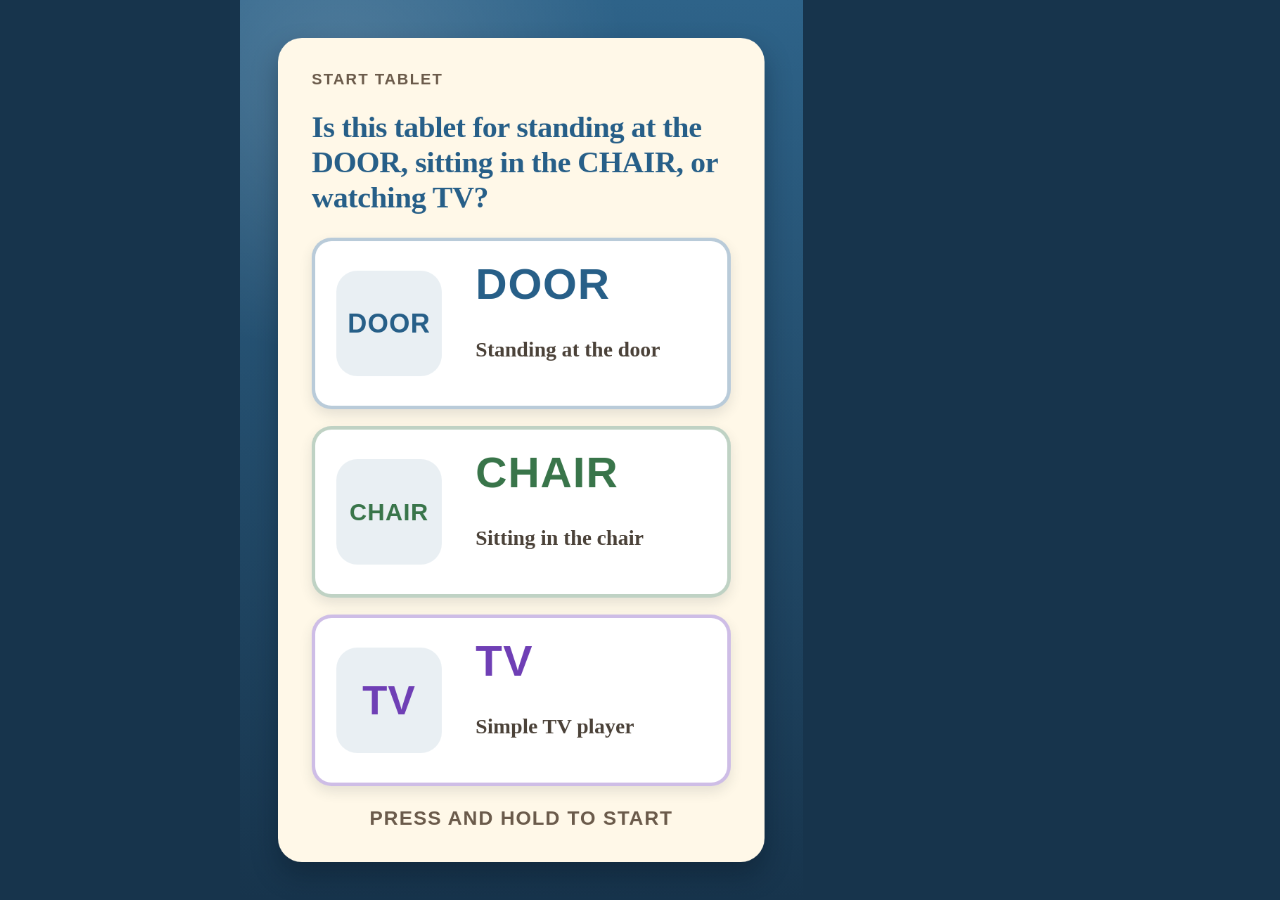
<file: index.html>
<!doctype html>
<html lang="en">
  <head>
    <meta charset="UTF-8" />
    <meta name="viewport" content="width=device-width, initial-scale=1.0" />
    <meta name="robots" content="noindex, nofollow" />
    <meta name="theme-color" content="#2a1710" />
    <base href="/" />
    <title>David's Things</title>
    <link rel="manifest" href="./manifest.webmanifest" />
    <script>
      (function () {
        var params = new URLSearchParams(window.location.search);
        var requested = params.get("perf");
        var stored = "";
        try {
          stored = window.localStorage.getItem("davidsShelves.perfMode") || "";
          if (requested === "lite" || requested === "full") {
            stored = requested;
            window.localStorage.setItem("davidsShelves.perfMode", requested);
          }
        } catch (error) {
          stored = requested || "";
        }

        var memory = navigator.deviceMemory || 0;
        var userAgent = navigator.userAgent || "";
        var lowPowerDevice =
          (memory > 0 && memory <= 2) ||
          /Silk|KFTT|KF[A-Z0-9]+|K102|Android 4|Android 5/i.test(userAgent);
        var mode = stored || (lowPowerDevice ? "lite" : "full");

        window.KIOSK_PERF_MODE = mode;
        document.documentElement.dataset.perf = mode;
        if (mode === "lite") document.documentElement.classList.add("perf-lite");
      })();
    </script>

    <!--
      David's Things
      ===============

      Portrait tablet companion app.

      Local development:
        python3 -m http.server 8000
        http://localhost:8000

      Debug time:
        http://localhost:8000/?debugNow=2026-03-04T10:20:00
    -->

    <link rel="stylesheet" href="./css/layout.css?v=assets-20260614-8" />
    <link rel="stylesheet" href="./css/text.css?v=assets-20260605-1" />
    <link rel="stylesheet" href="./css/reader.css?v=assets-20260617-2" />
    <link rel="stylesheet" href="./css/launcher.css?v=assets-20260615-3" />
    <link rel="stylesheet" href="./css/helper-door.css?v=assets-20260617-4" />
    <link rel="stylesheet" href="./css/chair.css?v=assets-20260617-9" />
    <link rel="stylesheet" href="./css/tv-player.css?v=assets-20260618-10" />
    <script>
      window.KIOSK = window.KIOSK || {};
      window.KIOSK.commsMode = "OFFSITE";
      window.KIOSK.vm = {
        proxyEndpoint: "/.netlify/functions/voice-monkey",
      };
    </script>
  </head>
  <body>
    <div id="app-shell">
      <div id="tv-stage" data-home="true" aria-label="David's Things tablet app">
        <main id="app-main" aria-live="polite"></main>

        <aside id="meal-timer" aria-label="Next meal" aria-hidden="true" hidden>
          <div id="meal-message">Loading today’s meals.</div>
          <div id="meal-progress-group">
            <div id="meal-name"></div>
            <div id="meal-target-label"></div>
            <div id="meal-bar-track">
              <div id="meal-bar-fill"></div>
              <div id="meal-now-marker" aria-hidden="true">
                <span>NOW</span>
                <i></i>
              </div>
            </div>
          </div>
        </aside>
      </div>
    </div>

    <script type="module" src="./js/main.js?v=assets-20260618-10"></script>
    <script>
      if (
        "serviceWorker" in navigator &&
        /^(localhost|127\.0\.0\.1|0\.0\.0\.0)$/.test(window.location.hostname)
      ) {
        window.addEventListener("load", () => {
          navigator.serviceWorker.getRegistrations().then((registrations) => {
            registrations.forEach((registration) => registration.unregister());
          });
          if (window.caches) {
            caches.keys().then((keys) => {
              keys
                .filter((key) => key.startsWith("davids-shelves-"))
                .forEach((key) => caches.delete(key));
            });
          }
        });
      } else if ("serviceWorker" in navigator) {
        window.addEventListener("load", () => {
          navigator.serviceWorker.register("./sw.js").catch((error) => {
            console.warn("Service worker registration failed.", error);
          });
        });
      }
    </script>
  </body>
</html>
</file>
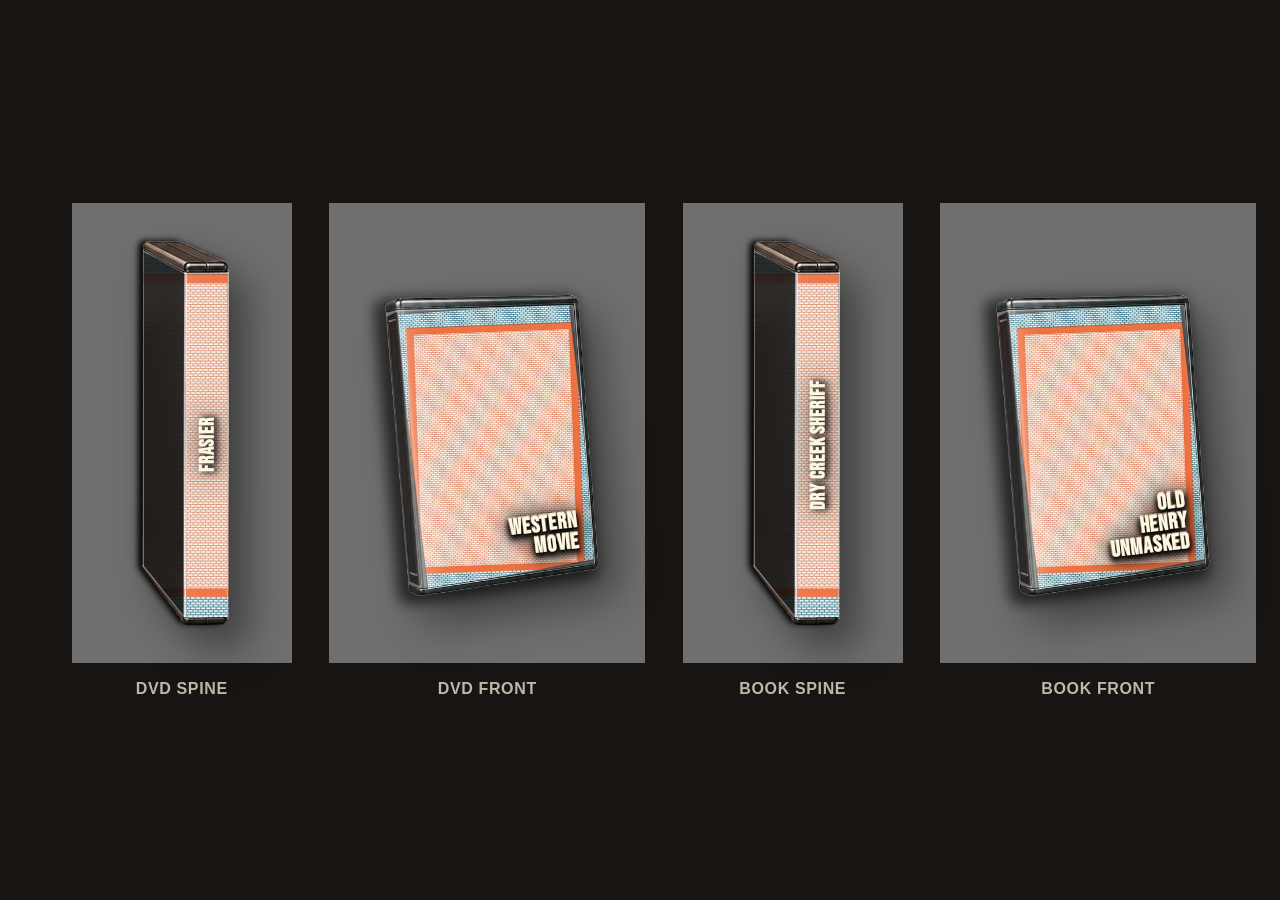
<file: media-object-lab.html>
<!doctype html>
<html lang="en">
  <head>
    <meta charset="UTF-8" />
    <meta name="viewport" content="width=device-width, initial-scale=1.0" />
    <title>Media Object Lab</title>
    <style>
      @font-face {
        font-family: "Bebas Neue";
        src: url("./assets/fonts/BebasNeue-Regular.ttf") format("truetype");
        font-weight: 400;
        font-style: normal;
        font-display: swap;
      }

      @font-face {
        font-family: "Oswald";
        src: url("./assets/fonts/Oswald-VariableFont_wght.ttf")
          format("truetype");
        font-weight: 200 700;
        font-style: normal;
        font-display: swap;
      }

      * {
        box-sizing: border-box;
      }

      body {
        min-height: 100vh;
        margin: 0;
        display: grid;
        place-items: center;
        background: #171412;
        color: #f5ead8;
        font-family: Arial, "Helvetica Neue", Helvetica, sans-serif;
      }

      main {
        width: min(1180px, calc(100vw - 48px));
        display: grid;
        grid-template-columns: repeat(4, minmax(0, 1fr));
        gap: 42px;
        align-items: end;
      }

      .lab-slot {
        display: grid;
        justify-items: center;
        gap: 18px;
      }

      .lab-stage {
        min-width: 220px;
        min-height: 460px;
        display: grid;
        place-items: center;
        padding: 28px;
        background: #6f6f6f;
      }

      .lab-label {
        font-size: 16px;
        line-height: 1;
        font-weight: 900;
        letter-spacing: 0.04em;
        text-transform: uppercase;
        opacity: 0.76;
      }

      .media-object {
        position: relative;
        width: var(--object-width);
        height: var(--object-height);
        filter: drop-shadow(18px 22px 20px rgba(0, 0, 0, 0.45));
      }

      .media-svg,
      .media-overlay {
        position: absolute;
        inset: 0;
        width: 100%;
        height: 100%;
        pointer-events: none;
      }

      .media-artLayer {
        z-index: 1;
      }

      .media-titleLayer {
        z-index: 2;
      }

      .media-titleText {
        color: #fff7df;
        fill: #fff7df;
        font-family: "Bebas Neue", "Oswald", "Anton", "Impact", sans-serif;
        font-weight: 900;
        letter-spacing: 0.04em;
        text-transform: uppercase;
        text-shadow: 0 3px 6px rgba(0, 0, 0, 0.86);
      }

      .media-overlay {
        z-index: 3;
        object-fit: contain;
        user-select: none;
        -webkit-user-drag: none;
      }

      .media-hotspot {
        position: absolute;
        z-index: 4;
        inset: calc(var(--hotspot-padding) * -1);
        border: 0;
        padding: 0;
        background: transparent;
        cursor: pointer;
      }
    </style>
  </head>
  <body>
    <main id="media-lab" aria-label="Media object lab"></main>

    <script>
      const placeholderArt = "./assets/objects/placeholder.jpg";

      const dvdSpineSkin = {
        overlay: "dvd-spine.png",
        viewBox: { width: 196, height: 713 },
        artPolygons: {
          sideFaceArt: "29,33 102,68 100,681 30,593",
          spineArt: "103,67 182,67 181,687 101,688",
        },
        titlePolygon: "103,67 182,67 181,687 101,688",
        hotspotPadding: 10,
      };

      const bookSpineSkin = {
        ...dvdSpineSkin,
        overlay: "book-spine.png",
      };

      const dvdFrontSkin = {
        overlay: "dvd-front.png",
        viewBox: { width: 900, height: 1350 },
        artPolygons: {
          frontArt: "147,254 750,232 820,1122 229,1209",
          spineArt: "102,273 141,253 224,1208 179,1188",
        },
        titlePolygon: "147,254 750,232 820,1122 229,1209",
        hotspotPadding: 10,
      };

      const bookFrontSkin = {
        ...dvdFrontSkin,
        overlay: "book-front.png",
      };

      const mediaSkins = {
        dvd: {
          spine: dvdSpineSkin,
          front: dvdFrontSkin,
        },
        book: {
          spine: bookSpineSkin,
          front: bookFrontSkin,
        },
      };

      const darkFaceOpacity = 0.9;
      const frontTitleRotationOffset = -4.8;
      const frontTitleRightInset = 92;
      const frontTitleBottomInset = 105;

      const mediaItems = [
        {
          id: "frasier",
          title: "Frasier",
          type: "dvd",
          category: "Favorites",
          masterArt: placeholderArt,
        },
        {
          id: "western-movie",
          title: "Western Movie",
          displayTitle: "Western Movie",
          type: "dvd",
          category: "Favorites",
          masterArt: placeholderArt,
        },
        {
          id: "dry-creek-sheriff",
          title: "Dry Creek Sheriff",
          displayTitle: "Dry Creek Sheriff",
          type: "book",
          category: "Favorites",
          masterArt: placeholderArt,
        },
        {
          id: "old-henry-unmasked",
          title: "Old Henry Unmasked",
          displayTitle: "Old Henry Unmasked",
          type: "book",
          category: "Western",
          masterArt: placeholderArt,
        },
      ];

      const labViews = [
        { label: "DVD Spine", mode: "spine", height: 400, item: mediaItems[0] },
        { label: "DVD Front", mode: "front", height: 390, item: mediaItems[1] },
        { label: "Book Spine", mode: "spine", height: 400, item: mediaItems[2] },
        { label: "Book Front", mode: "front", height: 390, item: mediaItems[3] },
      ];

      document.getElementById("media-lab").innerHTML = labViews
        .map(renderLabSlot)
        .join("");

      document.querySelectorAll("[data-media-select]").forEach((hotspot) => {
        hotspot.addEventListener("click", () => {
          console.log(`${hotspot.dataset.mediaSelect} selected`);
        });
      });

      function renderLabSlot({ label, mode, height, item }) {
        return `
          <section class="lab-slot">
            <div class="lab-stage">
              ${MediaObject({
                item,
                mode,
                height,
                onSelect: mode === "spine" ? true : undefined,
              })}
            </div>
            <div class="lab-label">${label}</div>
          </section>
        `;
      }

      function MediaObject({ item, mode, height, onSelect }) {
        const skin = mediaSkins[item.type][mode];
        const objectWidth = Math.round(
          (height * skin.viewBox.width) / skin.viewBox.height,
        );
        const title = item.displayTitle ?? item.title;
        const svgId = `${item.id}-${mode}`;
        const style = [
          `--object-width: ${objectWidth}px`,
          `--object-height: ${height}px`,
          `--hotspot-padding: ${skin.hotspotPadding}px`,
        ].join("; ");

        return `
          <div class="media-object media-${mode}" aria-label="${escapeHtml(item.title)} ${mode}" style="${style};">
            ${renderArtLayer({ item, mode, skin, svgId })}
            ${renderTitleLayer({ title, mode, skin, svgId })}
            <img class="media-overlay" src="./assets/objects/${skin.overlay}" alt="" />
            ${
              mode === "spine" && onSelect
                ? `<button class="media-hotspot" type="button" data-media-select="${escapeHtml(item.title)}" aria-label="Select ${escapeHtml(item.title)}"></button>`
                : ""
            }
          </div>
        `;
      }

      function renderArtLayer({ item, mode, skin, svgId }) {
        return mode === "front"
          ? renderFrontArtLayer({ item, skin, svgId })
          : renderSpineArtLayer({ item, skin, svgId });
      }

      function renderSpineArtLayer({ item, skin, svgId }) {
        const artImages = Object.entries(skin.artPolygons)
          .map(
            ([name]) => `
              <image
                href="${escapeHtml(item.masterArt)}"
                width="${skin.viewBox.width}"
                height="${skin.viewBox.height}"
                preserveAspectRatio="xMidYMid slice"
                clip-path="url(#${svgId}-${name})"
              />
              ${
                name === "sideFaceArt"
                  ? `<rect
                      width="${skin.viewBox.width}"
                      height="${skin.viewBox.height}"
                      fill="#000"
                      opacity="${darkFaceOpacity}"
                      clip-path="url(#${svgId}-${name})"
                    />`
                  : ""
              }
            `,
          )
          .join("");

        return `
          <svg
            class="media-svg media-artLayer"
            viewBox="0 0 ${skin.viewBox.width} ${skin.viewBox.height}"
            preserveAspectRatio="none"
            aria-hidden="true"
          >
            <defs>
              ${renderClipPaths(skin.artPolygons, svgId)}
            </defs>
            ${artImages}
          </svg>
        `;
      }

      function renderFrontArtLayer({ item, skin, svgId }) {
        const frontPlacement = polygonPlacement(skin.artPolygons.frontArt);

        return `
          <svg
            class="media-svg media-artLayer"
            viewBox="0 0 ${skin.viewBox.width} ${skin.viewBox.height}"
            preserveAspectRatio="none"
            aria-hidden="true"
          >
            <defs>
              ${renderClipPaths(skin.artPolygons, svgId)}
            </defs>
            <image
              href="${escapeHtml(item.masterArt)}"
              x="${frontPlacement.x}"
              y="${frontPlacement.y}"
              width="${frontPlacement.width}"
              height="${frontPlacement.height}"
              transform="rotate(${frontPlacement.angle} ${frontPlacement.centerX} ${frontPlacement.centerY})"
              preserveAspectRatio="none"
              clip-path="url(#${svgId}-frontArt)"
            />
            <image
              href="${escapeHtml(item.masterArt)}"
              width="${skin.viewBox.width}"
              height="${skin.viewBox.height}"
              preserveAspectRatio="xMidYMid slice"
              clip-path="url(#${svgId}-spineArt)"
            />
            <rect
              width="${skin.viewBox.width}"
              height="${skin.viewBox.height}"
              fill="#000"
              opacity="${darkFaceOpacity}"
              clip-path="url(#${svgId}-spineArt)"
            />
          </svg>
        `;
      }

      function renderTitleLayer({ title, mode, skin, svgId }) {
        const titleBox = polygonBounds(skin.titlePolygon);
        const text =
          mode === "spine"
            ? renderSpineTitle(title, titleBox, svgId)
            : renderFrontTitle(title, titleBox, svgId);

        return `
          <svg
            class="media-svg media-titleLayer"
            viewBox="0 0 ${skin.viewBox.width} ${skin.viewBox.height}"
            preserveAspectRatio="none"
            aria-hidden="true"
          >
            <defs>
              ${renderClipPath("title", skin.titlePolygon, svgId)}
              <filter id="${svgId}-titleShadow" x="-80%" y="-80%" width="260%" height="260%">
                <feDropShadow dx="0" dy="5" stdDeviation="5" flood-color="#000" flood-opacity=".9" />
                <feDropShadow dx="0" dy="0" stdDeviation="39" flood-color="#000" flood-opacity=".92" />
              </filter>
              <filter id="${svgId}-spineTitleGlow" x="-80%" y="-80%" width="260%" height="260%">
                <feDropShadow dx="0" dy="0" stdDeviation="34" flood-color="#000" flood-opacity=".92" />
              </filter>
            </defs>
            <g clip-path="url(#${svgId}-title)">
              ${text}
            </g>
          </svg>
        `;
      }

      function renderSpineTitle(title, titleBox, svgId) {
        const attrs = `
          class="media-titleText"
          x="${titleBox.centerX}"
          y="${titleBox.centerY}"
          text-anchor="middle"
          dominant-baseline="middle"
          font-size="36"
          transform="rotate(-90 ${titleBox.centerX} ${titleBox.centerY})"
        `;

        return `
          <text ${attrs} filter="url(#${svgId}-spineTitleGlow)">${escapeHtml(title)}</text>
          <text ${attrs}>${escapeHtml(title)}</text>
        `;
      }

      function renderFrontTitle(title, titleBox, svgId) {
        const words = title.split(/\s+/);
        const lineHeight = 72;
        const startY =
          titleBox.maxY - frontTitleBottomInset - (words.length - 1) * lineHeight;
        const renderLine = (word, index, filter = "") => `
          <text
            class="media-titleText"
            x="${titleBox.maxX - frontTitleRightInset}"
            y="${startY + index * lineHeight}"
            text-anchor="end"
            font-size="76"
            ${filter}
          >${escapeHtml(word)}</text>
        `;
        const glowLines = words
          .map((word, index) =>
            renderLine(word, index, `filter="url(#${svgId}-titleShadow)"`),
          )
          .join("");
        const cleanLines = words.map((word, index) => renderLine(word, index)).join("");

        return `
          <g transform="rotate(${titleBox.angle + frontTitleRotationOffset} ${titleBox.centerX} ${titleBox.centerY})">
            ${glowLines}
            ${cleanLines}
          </g>
        `;
      }

      function renderClipPaths(polygons, svgId) {
        return Object.entries(polygons)
          .map(([name, polygon]) => renderClipPath(name, polygon, svgId))
          .join("");
      }

      function renderClipPath(name, polygon, svgId) {
        return `
          <clipPath id="${svgId}-${name}">
            <polygon points="${escapeHtml(polygon)}" />
          </clipPath>
        `;
      }

      function polygonBounds(polygon) {
        const points = parsePolygon(polygon);
        const xs = points.map(([x]) => x);
        const ys = points.map(([, y]) => y);
        const minX = Math.min(...xs);
        const maxX = Math.max(...xs);
        const minY = Math.min(...ys);
        const maxY = Math.max(...ys);

        return {
          minX,
          maxX,
          minY,
          maxY,
          width: maxX - minX,
          height: maxY - minY,
          centerX: (minX + maxX) / 2,
          centerY: (minY + maxY) / 2,
          angle: polygonTopEdgeAngle(points),
        };
      }

      function polygonPlacement(polygon) {
        const bounds = polygonBounds(polygon);
        const bleed = Math.max(bounds.width, bounds.height) * 0.04;

        return {
          x: bounds.minX - bleed,
          y: bounds.minY - bleed,
          width: bounds.width + bleed * 2,
          height: bounds.height + bleed * 2,
          centerX: bounds.centerX,
          centerY: bounds.centerY,
          angle: bounds.angle,
        };
      }

      function polygonTopEdgeAngle(points) {
        const [start, end] = points;
        const radians = Math.atan2(end[1] - start[1], end[0] - start[0]);
        return Number(((radians * 180) / Math.PI).toFixed(3));
      }

      function parsePolygon(polygon) {
        return polygon.split(/\s+/).map((point) => point.split(",").map(Number));
      }

      function escapeHtml(value) {
        return String(value)
          .replaceAll("&", "&amp;")
          .replaceAll("<", "&lt;")
          .replaceAll(">", "&gt;")
          .replaceAll('"', "&quot;")
          .replaceAll("'", "&#39;");
      }
    </script>
  </body>
</html>
</file>
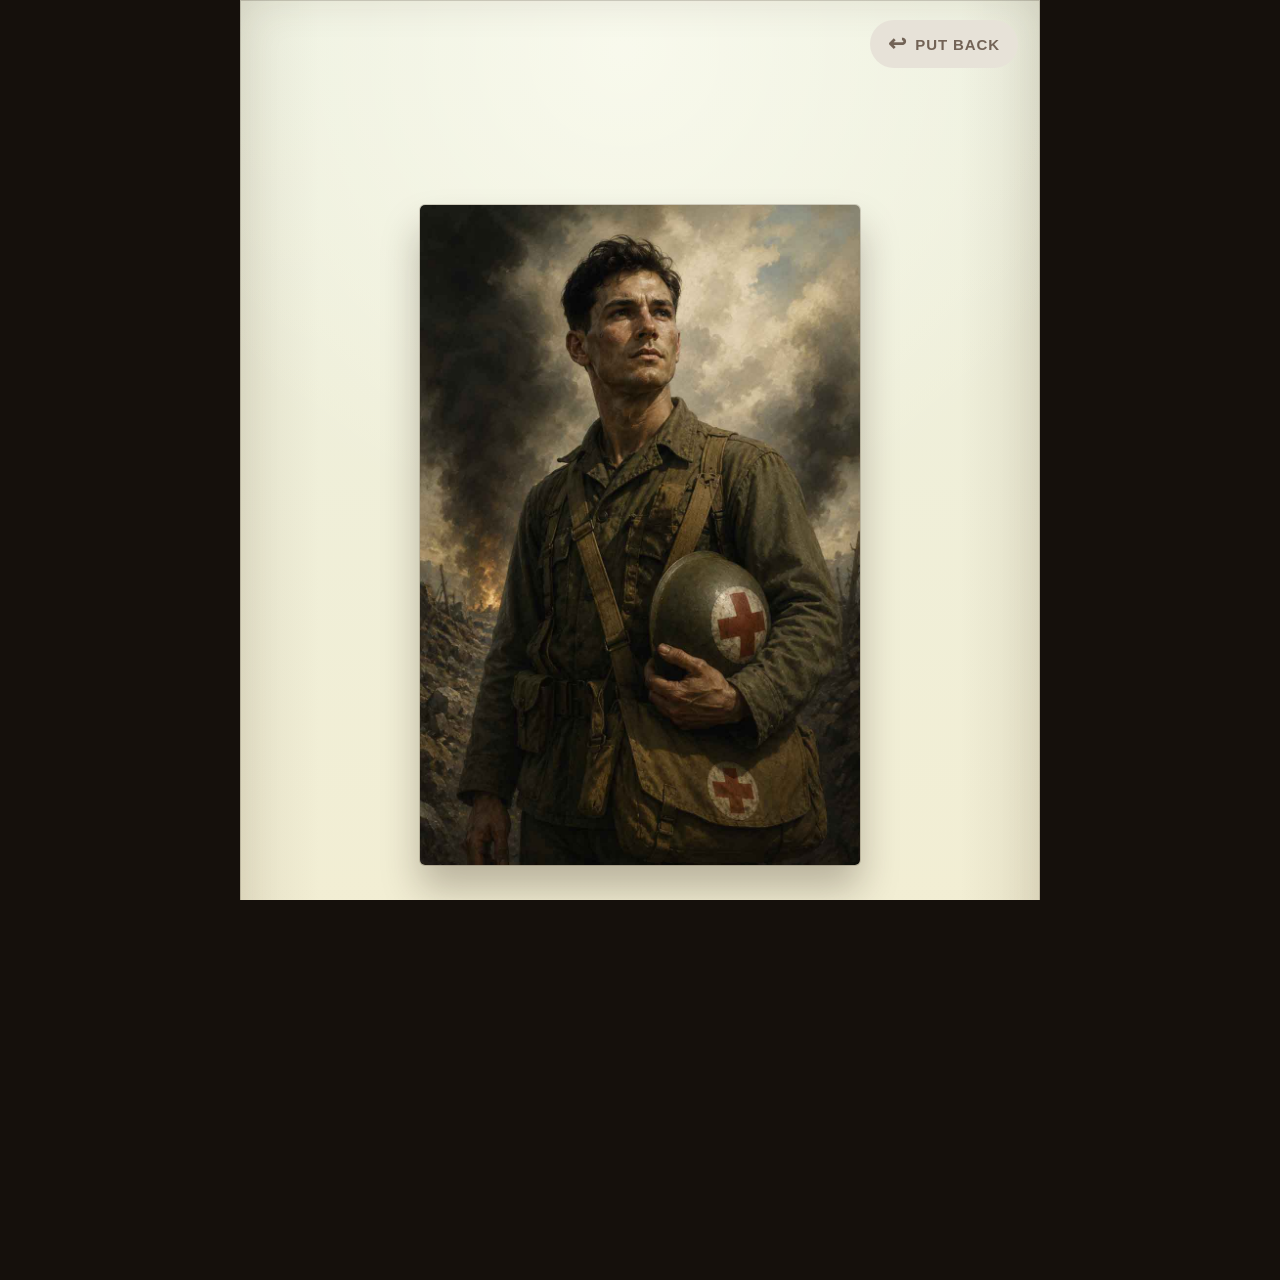
<file: reader-lab.html>
<!doctype html>
<html lang="en">
  <head>
    <meta charset="utf-8" />
    <meta name="viewport" content="width=device-width, initial-scale=1" />
    <title>Reader Lab</title>
    <style>
      :root {
        --stage-width: 800px;
        --stage-height: 1280px;
        --paper: #edf0df;
        --paper-warm: #f4edcf;
        --ink: #3b2718;
        --muted: rgba(59, 39, 24, 0.48);
      }

      * {
        box-sizing: border-box;
      }

      html,
      body {
        width: 100%;
        height: 100%;
        margin: 0;
        overflow: hidden;
      }

      body {
        display: grid;
        place-items: center;
        background: #15100c;
        color: var(--ink);
        font-family: "Iowan Old Style", "Palatino Linotype", Palatino, Georgia,
          "Times New Roman", serif;
      }

      button {
        border: 0;
        cursor: pointer;
        -webkit-tap-highlight-color: transparent;
      }

      button:disabled {
        cursor: default;
        opacity: 0.22;
      }

      #stage {
        position: relative;
        width: var(--stage-width);
        height: var(--stage-height);
        overflow: hidden;
        touch-action: none;
        background:
          radial-gradient(circle at 48% 4%, rgba(255, 255, 245, 0.62), transparent 38%),
          linear-gradient(90deg, rgba(81, 61, 36, 0.08), transparent 10%, transparent 90%, rgba(81, 61, 36, 0.09)),
          linear-gradient(180deg, var(--paper) 0%, var(--paper-warm) 100%);
        box-shadow:
          inset 0 0 0 1px rgba(42, 31, 21, 0.18),
          inset 0 0 42px rgba(78, 55, 30, 0.12);
      }

      .reader-screen {
        position: absolute;
        inset: 0;
        display: flex;
        flex-direction: column;
        padding: 32px 44px 30px;
        will-change: transform, opacity;
      }

      .reader-screen.turn-next {
        animation: pageSlideNext 310ms cubic-bezier(0.2, 0.72, 0.23, 1) both;
      }

      .reader-screen.turn-prev {
        animation: pageSlidePrev 310ms cubic-bezier(0.2, 0.72, 0.23, 1) both;
      }

      .reader-title {
        min-height: 34px;
        color: rgba(59, 39, 24, 0.5);
        font-family: Arial, sans-serif;
        font-size: 17px;
        line-height: 1;
        font-weight: 700;
        letter-spacing: 0.08em;
        text-align: center;
        text-transform: uppercase;
      }

      .reader-exit {
        position: absolute;
        top: 20px;
        right: 22px;
        z-index: 5;
        min-width: 102px;
        min-height: 48px;
        display: inline-flex;
        align-items: center;
        justify-content: center;
        gap: 8px;
        padding: 0 18px;
        border-radius: 999px;
        background: #e7e2d8;
        color: rgba(59, 39, 24, 0.68);
        font-family: Arial, sans-serif;
        font-size: 15px;
        font-weight: 800;
        letter-spacing: 0.06em;
        text-transform: uppercase;
      }

      .reader-exit::before {
        content: "↩";
        font-size: 22px;
        line-height: 1;
      }

      .reader-content {
        flex: 1;
        display: flex;
        align-items: center;
        padding: 14px 0 22px;
      }

      .reader-text {
        width: 100%;
        margin: 0;
        color: var(--ink);
        font-size: 34px;
        line-height: 1.22;
        font-weight: 650;
        letter-spacing: 0.01em;
        text-align: justify;
        text-wrap: pretty;
        hyphens: none;
      }

      .reader-text p {
        margin: 0 0 26px;
      }

      .reader-text p:last-child {
        margin-bottom: 0;
      }

      .reader-footer {
        min-height: 28px;
        color: var(--muted);
        font-family: Arial, sans-serif;
        font-size: 13px;
        line-height: 1;
        font-weight: 600;
        letter-spacing: 0.12em;
        text-align: center;
        text-transform: uppercase;
      }

      .title-page .reader-footer {
        position: absolute;
        left: 44px;
        right: 44px;
        bottom: 30px;
        font-size: 18px;
        font-weight: 700;
      }

      .title-page {
        justify-content: center;
        padding: 42px 54px 46px;
        text-align: center;
      }

      .title-cover {
        width: 440px;
        height: 660px;
        margin: 8px auto 54px;
        border-radius: 5px;
        object-fit: cover;
        box-shadow:
          0 24px 38px rgba(38, 24, 14, 0.28),
          0 0 0 1px rgba(56, 35, 20, 0.18);
      }

      .title-kicker {
        display: none;
        color: rgba(59, 39, 24, 0.52);
        font-family: Arial, sans-serif;
        font-size: 18px;
        font-weight: 800;
        letter-spacing: 0.16em;
        text-transform: uppercase;
      }

      .title-heading {
        max-width: 630px;
        margin: 18px auto 0;
        color: #3f2616;
        font-size: 72px;
        line-height: 0.98;
        font-weight: 800;
      }

      .chapter-screen {
        padding: 40px 40px 30px;
      }

      .chapter-image {
        width: 100%;
        height: 610px;
        display: block;
        border-radius: 0 0 8px 8px;
        object-fit: cover;
        object-position: center;
        box-shadow:
          0 14px 24px rgba(48, 31, 18, 0.18),
          0 0 0 1px rgba(54, 36, 21, 0.16);
      }

      .chapter-body {
        flex: 1;
        display: flex;
        flex-direction: column;
        justify-content: flex-start;
        padding: 14px 34px 6px;
      }

      .chapter-number {
        color: rgba(59, 39, 24, 0.52);
        font-family: Arial, sans-serif;
        font-size: 16px;
        line-height: 1;
        font-weight: 800;
        letter-spacing: 0.16em;
        text-align: center;
        text-transform: uppercase;
      }

      .chapter-name {
        margin: 10px 0 22px;
        color: #412717;
        font-size: 46px;
        line-height: 1.02;
        font-weight: 800;
        text-align: center;
      }

      .chapter-text {
        color: var(--ink);
        font-size: 30px;
        line-height: 1.2;
        font-weight: 650;
        letter-spacing: 0.01em;
        text-align: justify;
        hyphens: none;
      }

      .chapter-text p {
        margin: 0 0 19px;
      }

      .chapter-text p:last-child {
        margin-bottom: 0;
      }

      .chapter-end-content {
        flex: 1;
        display: flex;
        flex-direction: column;
        justify-content: space-between;
        padding: 32px 0 22px;
      }

      .chapter-end-image {
        width: 270px;
        height: 270px;
        align-self: center;
        margin-top: -31px;
        border-radius: 50%;
        object-fit: cover;
        object-position: center;
        box-shadow:
          0 18px 28px rgba(55, 34, 18, 0.2),
          0 0 0 8px rgba(255, 250, 231, 0.4),
          0 0 0 10px rgba(67, 44, 25, 0.12);
      }

      .page-turn {
        position: absolute;
        top: 95px;
        bottom: 70px;
        z-index: 2;
        width: 112px;
        background: transparent;
        color: transparent;
      }

      .page-turn.prev {
        left: 0;
      }

      .page-turn.next {
        right: 0;
      }

      .reader-end {
        justify-content: center;
        text-align: center;
      }

      .reader-end-title {
        color: #4a2c19;
        font-size: 92px;
        line-height: 1;
        font-weight: 800;
      }

      .reader-end p {
        margin: 34px 0 10px;
        color: rgba(59, 39, 24, 0.58);
        font-family: Arial, sans-serif;
        font-size: 20px;
        font-weight: 700;
        letter-spacing: 0.08em;
        text-transform: uppercase;
      }

      .reader-end h1 {
        max-width: 620px;
        margin: 0 auto;
        color: var(--ink);
        font-size: 48px;
        line-height: 1.08;
      }

      @keyframes pageSlideNext {
        from {
          transform: translateX(96px);
          opacity: 0.08;
        }
        to {
          transform: translateX(0);
          opacity: 1;
        }
      }

      @keyframes pageSlidePrev {
        from {
          transform: translateX(-96px);
          opacity: 0.08;
        }
        to {
          transform: translateX(0);
          opacity: 1;
        }
      }
    </style>
  </head>
  <body>
    <main id="stage" aria-label="Reader lab"></main>

    <script>
      const book = {
        title: "True Heroes: Desmond Doss",
        cover: "assets/media/books/covers/true-heroes-desmond-doss.jpg",
        chapters: [
          {
            title: "The Soldier Who Would Not Carry a Gun",
            image: "assets/media/books/chapters/true-heroes-desmond-doss-1.jpg",
            pages: [
              {
                layout: "image-text",
                text: [
                  "Desmond Doss went to war without a rifle.",
                  "That made men stare.",
                  "He wore the uniform. He took the orders. He trained with the others. But he would not carry a weapon, because his conscience belonged to God.",
                  "Some men laughed at him.",
                  "Doss kept going."
                ]
              },
              {
                layout: "text",
                text: [
                  "The Army did not know what to do with him at first. A soldier who would not shoot seemed strange in a place built for fighting. Other men wondered if he would freeze when danger came.",
                  "Doss did not freeze.",
                  "He trained as a medic. His job was not to take life, but to save it. That sounded soft to some men until the shooting started. Then every wounded soldier wanted a medic who would come for him.",
                  "Doss was small, wiry, and stubborn in the best way. He could carry more than people expected. He could work through pain. He could take insults and keep his head.",
                  "The men did not understand him yet.",
                  "They would."
                ]
              },
              {
                layout: "text-image",
                text: [
                  "Doss stood apart in some ways, but he did not stand away from the men.",
                  "He prayed. He worked. He learned how to reach the wounded and get them home.",
                  "He did not need every man to like him.",
                  "He needed to be ready.",
                  "The day would come when those same men would call for help."
                ]
              }
            ]
          },
          {
            title: "The Climb",
            image: "assets/media/books/chapters/true-heroes-desmond-doss-2.jpg",
            pages: [
              {
                layout: "image-text",
                text: [
                  "The ridge rose like a wall.",
                  "The men called it Hacksaw Ridge. It was high, steep, and waiting for them. Enemy soldiers were dug in above, hidden and ready.",
                  "The Americans had to climb into danger.",
                  "Doss climbed with them."
                ]
              },
              {
                layout: "text",
                text: [
                  "The men went up ropes and ladders with the sound of war above their heads. The air was filled with smoke, shouting, and gunfire. Every man knew the top would be worse.",
                  "Doss carried medical supplies instead of a rifle. That meant he could not shoot back. It also meant he could move toward men who had already been hit.",
                  "At the top, the battle broke open hard.",
                  "Men fell across the ground. Some could crawl. Some could not move at all. Calls for medics came from every direction.",
                  "Doss heard them.",
                  "He moved low and fast, pulling one man behind cover, then another. He tied bandages. He dragged bodies through dirt. He kept going back.",
                  "The ridge was tearing men apart.",
                  "Doss was putting them back into reach."
                ]
              },
              {
                layout: "text-image",
                text: [
                  "The order came to pull back.",
                  "The fight had gone bad. Men were coming down from the ridge, and many wounded were still above.",
                  "Doss could have gone down with the others.",
                  "He did not.",
                  "He stayed on top of the ridge, alone in the danger, listening for voices that still needed help."
                ]
              }
            ]
          },
          {
            title: "One More",
            image: "assets/media/books/chapters/true-heroes-desmond-doss-3.jpg",
            pages: [
              {
                layout: "image-text",
                text: [
                  "Doss found one wounded man and dragged him to the edge.",
                  "Then he tied the rope and lowered him down.",
                  "The man reached safety below.",
                  "Doss looked back across the ridge.",
                  "There were more.",
                  "So he went back."
                ]
              },
              {
                layout: "text",
                text: [
                  "Night settled over the ridge, but the danger did not leave. Enemy fire still cracked in the dark. Men still groaned from the ground. Some called for their mothers. Some called for God. Some just called, \"Medic.\"",
                  "Doss answered.",
                  "He crawled when he had to crawl. He ran when he had to run. He pulled men by their collars, their belts, their sleeves, whatever he could grip.",
                  "Each time, he brought one to the edge.",
                  "Each time, he lowered him down.",
                  "His hands hurt. His body was spent. Fear stayed close. But Doss prayed the same simple prayer again and again.",
                  "\"Lord, help me get one more.\"",
                  "Then he went back into the dark."
                ]
              },
              {
                layout: "text-image",
                text: [
                  "One more became many.",
                  "The men below could hardly believe it. Another wounded soldier came down. Then another. Then another.",
                  "Doss did not make speeches from the top of the ridge.",
                  "He just kept rescuing men.",
                  "The soldiers who had doubted him were learning the truth.",
                  "A man without a gun could still be one of the bravest men on the battlefield."
                ]
              }
            ]
          },
          {
            title: "Carried by Courage",
            image: "assets/media/books/chapters/true-heroes-desmond-doss-4.jpg",
            pages: [
              {
                layout: "image-text",
                text: [
                  "Doss kept serving even after the rescue night.",
                  "He had already done more than most men could imagine. But the war was not over, and wounded men still needed him.",
                  "He went where the cries were.",
                  "That was his kind of courage."
                ]
              },
              {
                layout: "text",
                text: [
                  "Later, Doss was wounded himself. Even then, he thought of others. He waited while another man was carried out first. That was how he lived.",
                  "He had been mocked for not carrying a weapon. Now men knew better. They had seen him cross ground other men could not cross. They had seen him stay when he had every reason to leave.",
                  "Doss did not win honor by hurting the enemy.",
                  "He won it by refusing to abandon the wounded.",
                  "The men who came home because of him never forgot that. They knew his faith was not talk. It had hands. It had feet. It climbed back into danger again and again."
                ]
              },
              {
                layout: "text-image",
                text: [
                  "Desmond Doss became a hero with empty hands.",
                  "No rifle. No revenge. No swagger.",
                  "Just courage, faith, and a stubborn love for men in trouble.",
                  "He asked God for one more.",
                  "Then he went and got him.",
                  "On that ridge, mercy looked strong."
                ]
              }
            ]
          }
        ]
      };

      const pages = buildPages(book);

      let page = 0;
      let turnDirection = "";
      let swipeStartX = 0;
      let swipeStartY = 0;
      let swipeStarted = false;

      function render() {
        const stage = document.getElementById("stage");
        stage.innerHTML = renderScreen(page, turnDirection);
        turnDirection = "";
      }

      function renderScreen(pageIndex, extraClass = "") {
        const isEnd = pageIndex >= pages.length;
        if (isEnd) return renderEnd(extraClass);
        return renderPage(pageIndex, extraClass);
      }

      function renderPage(pageIndex, extraClass = "") {
        const currentPage = pages[pageIndex];
        if (currentPage.type === "title") return renderTitlePage(currentPage, extraClass);
        if (currentPage.layout === "image-text") return renderChapterPage(currentPage, extraClass, pageIndex);
        if (currentPage.layout === "text-image") return renderChapterEndPage(currentPage, extraClass, pageIndex);

        const pageText = renderParagraphs(currentPage.text);

        return `
          <section class="reader-screen ${extraClass}" aria-label="${escapeHtml(book.title)}">
            <button class="reader-exit" type="button" data-action="close">Put Back</button>
            <button class="page-turn prev" type="button" data-action="prev" ${pageIndex === 0 ? "disabled" : ""} aria-label="Previous page">‹</button>
            <button class="page-turn next" type="button" data-action="next" aria-label="Next page">›</button>
            <div class="reader-title">${escapeHtml(currentPage.chapterTitle)}</div>
            <article class="reader-content">
              <div class="reader-text">${pageText}</div>
            </article>
            ${renderFooter(pageIndex)}
          </section>
        `;
      }

      function renderTitlePage(currentPage, extraClass = "") {
        return `
          <section class="reader-screen title-page ${extraClass}" aria-label="${escapeHtml(book.title)}">
            <button class="reader-exit" type="button" data-action="close">Put Back</button>
            <button class="page-turn next" type="button" data-action="next" aria-label="Start reading">›</button>
            <img class="title-cover" src="${escapeHtml(currentPage.cover)}" alt="" draggable="false" />
            <h1 class="title-heading">${escapeHtml(currentPage.title)}</h1>
            <div class="reader-footer">${pages.length} pages</div>
          </section>
        `;
      }

      function renderChapterPage(currentPage, extraClass = "", pageIndex = page) {
        return `
          <section class="reader-screen chapter-screen ${extraClass}" aria-label="${escapeHtml(currentPage.chapterTitle)}">
            <button class="reader-exit" type="button" data-action="close">Put Back</button>
            <button class="page-turn prev" type="button" data-action="prev" aria-label="Previous page">‹</button>
            <button class="page-turn next" type="button" data-action="next" aria-label="Next page">›</button>
            <img class="chapter-image" src="${escapeHtml(currentPage.image)}" alt="" draggable="false" />
            <article class="chapter-body">
              <div class="chapter-number">Chapter ${currentPage.chapterNumber}</div>
              <h1 class="chapter-name">${escapeHtml(currentPage.chapterTitle)}</h1>
              <div class="chapter-text">${renderParagraphs(currentPage.text)}</div>
            </article>
            ${renderFooter(pageIndex)}
          </section>
        `;
      }

      function renderChapterEndPage(currentPage, extraClass = "", pageIndex = page) {
        return `
          <section class="reader-screen ${extraClass}" aria-label="${escapeHtml(currentPage.chapterTitle)}">
            <button class="reader-exit" type="button" data-action="close">Put Back</button>
            <button class="page-turn prev" type="button" data-action="prev" aria-label="Previous page">‹</button>
            <button class="page-turn next" type="button" data-action="next" aria-label="Next page">›</button>
            <div class="reader-title">${escapeHtml(currentPage.chapterTitle)}</div>
            <article class="chapter-end-content">
              <div class="reader-text">${renderParagraphs(currentPage.text)}</div>
              <img class="chapter-end-image" src="${escapeHtml(currentPage.image)}" alt="" draggable="false" />
            </article>
            ${renderFooter(pageIndex)}
          </section>
        `;
      }

      function renderEnd(extraClass = "") {
        return `
          <section class="reader-screen reader-end ${extraClass}" aria-label="The end">
            <button class="reader-exit" type="button" data-action="close">Put Back</button>
            <div class="reader-end-title">THE END</div>
            <p>You finished</p>
            <h1>${escapeHtml(book.title)}</h1>
            <button class="page-turn prev" type="button" data-action="again" aria-label="Read again">‹</button>
          </section>
        `;
      }

      function escapeHtml(value) {
        return String(value)
          .replaceAll("&", "&amp;")
          .replaceAll("<", "&lt;")
          .replaceAll(">", "&gt;")
          .replaceAll('"', "&quot;")
          .replaceAll("'", "&#39;");
      }

      function renderParagraphs(paragraphs) {
        return paragraphs
          .map((paragraph) => `<p>${escapeHtml(paragraph)}</p>`)
          .join("");
      }

      function renderFooter(pageIndex) {
        return `<div class="reader-footer">Page ${pageIndex + 1} of ${pages.length}</div>`;
      }

      function buildPages(sourceBook) {
        return [
          {
            type: "title",
            title: sourceBook.title,
            cover: sourceBook.cover
          },
          ...sourceBook.chapters.flatMap((chapter, chapterIndex) =>
            chapter.pages.map((chapterPage) => ({
              ...chapterPage,
              type: "chapter",
              chapterTitle: chapter.title,
              chapterNumber: chapterIndex + 1,
              image: chapter.image
            })),
          )
        ];
      }

      document.addEventListener("click", (event) => {
        const button = event.target.closest("[data-action]");
        if (!button) return;

        const action = button.dataset.action;
        if (action === "prev") goToPreviousPage();
        if (action === "next") goToNextPage();
        if (action === "again") {
          page = 0;
          turnDirection = "turn-prev";
          render();
        }
        if (action === "close") {
          page = 0;
          turnDirection = "";
          render();
        }
      });

      document.addEventListener("keydown", (event) => {
        if (event.key === "ArrowLeft") goToPreviousPage();
        if (event.key === "ArrowRight") goToNextPage();
        if (event.key === "Escape") {
          page = 0;
          turnDirection = "";
          render();
        }
      });

      document.getElementById("stage").addEventListener("pointerdown", (event) => {
        if (event.target.closest("button")) return;
        swipeStarted = true;
        swipeStartX = event.clientX;
        swipeStartY = event.clientY;
      });

      document.getElementById("stage").addEventListener("pointerup", (event) => {
        if (!swipeStarted) return;
        swipeStarted = false;
        const deltaX = event.clientX - swipeStartX;
        const deltaY = event.clientY - swipeStartY;

        if (Math.abs(deltaX) < 70 || Math.abs(deltaX) < Math.abs(deltaY) * 1.25) {
          return;
        }

        if (deltaX < 0) {
          goToNextPage();
        } else {
          goToPreviousPage();
        }
      });

      function goToNextPage() {
        if (page >= pages.length) return;
        page += 1;
        turnDirection = "turn-next";
        render();
      }

      function goToPreviousPage() {
        if (page <= 0) return;
        page = Math.max(0, page - 1);
        turnDirection = "turn-prev";
        render();
      }

      render();
    </script>
  </body>
</html>
</file>
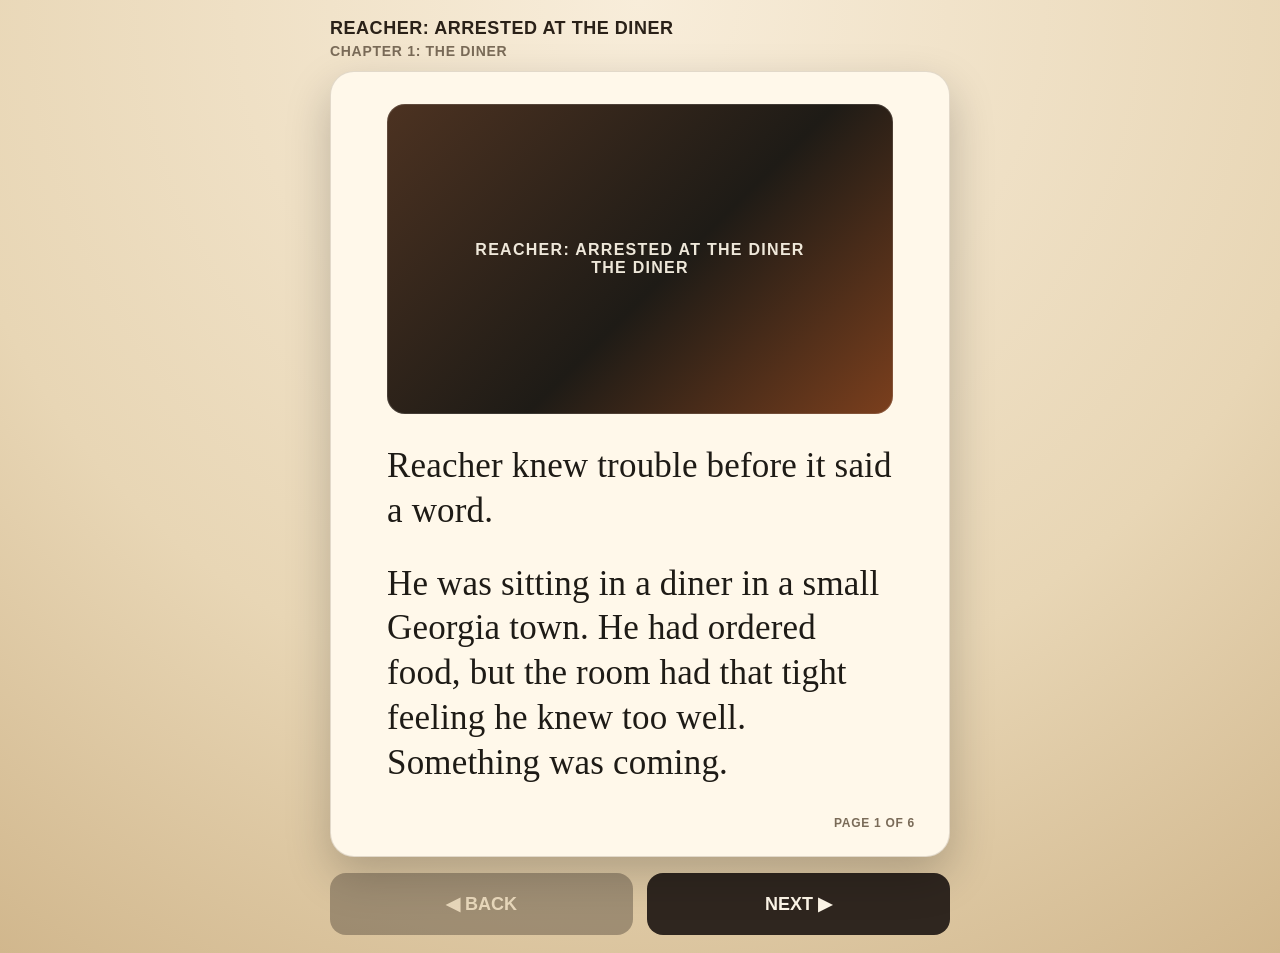
<file: reader-test.html>
<!doctype html>
<html lang="en">
  <head>
    <meta charset="UTF-8" />
    <meta name="viewport" content="width=device-width, initial-scale=1.0" />
    <title>David Reader</title>
    <style>
      :root {
        --bg: #e8d6b5;
        --page: #fff8ea;
        --ink: #1e1b16;
        --muted: #7a6b58;
        --button: #2f261f;
        --buttonText: #fff8ea;
        --shadow: rgba(0, 0, 0, 0.22);
      }

      * {
        box-sizing: border-box;
      }

      body {
        margin: 0;
        min-height: 100vh;
        background: radial-gradient(
          circle at top,
          #f8edda 0%,
          var(--bg) 62%,
          #d1b78d 100%
        );
        color: var(--ink);
        font-family: Georgia, "Times New Roman", serif;
        display: flex;
        align-items: center;
        justify-content: center;
        padding: 18px;
      }

      .reader {
        width: min(100%, 620px);
      }

      .topbar {
        margin: 0 0 12px;
        font-family: Arial, sans-serif;
        color: #2a2118;
      }

      .book-title {
        margin: 0;
        font-size: 18px;
        font-weight: 900;
        letter-spacing: 0.03em;
        white-space: nowrap;
        overflow: hidden;
        text-overflow: ellipsis;
      }

      .chapter-title {
        margin: 4px 0 0;
        font-size: 14px;
        font-weight: 900;
        color: var(--muted);
        letter-spacing: 0.05em;
      }

      .page {
        position: relative;
        min-height: 700px;
        background: var(--page);
        border-radius: 24px;
        padding: 44px 56px 70px;
        box-shadow: 0 18px 45px var(--shadow);
        border: 1px solid rgba(60, 42, 26, 0.15);
        overflow: hidden;
      }

      .page.image-text {
        padding-top: 32px;
      }
      .page.text-image {
        padding-bottom: 190px;
      }

      .hero-image {
        width: 100%;
        height: 310px;
        border-radius: 18px;
        margin-bottom: 30px;
        display: flex;
        align-items: center;
        justify-content: center;
        text-align: center;
        color: rgba(255, 248, 234, 0.92);
        font-family: Arial, sans-serif;
        font-weight: 900;
        letter-spacing: 0.08em;
        background: linear-gradient(135deg, #4c3221, #1e1b16 55%, #7b3f1d);
        box-shadow: inset 0 0 0 1px rgba(255, 255, 255, 0.12);
        padding: 24px;
      }

      .small-image {
        position: absolute;
        left: 50%;
        bottom: 42px;
        transform: translateX(-50%);
        width: 38%;
        height: 120px;
        border-radius: 16px;
        display: flex;
        align-items: center;
        justify-content: center;
        text-align: center;
        color: rgba(255, 248, 234, 0.9);
        font-family: Arial, sans-serif;
        font-size: 12px;
        font-weight: 900;
        letter-spacing: 0.08em;
        background: linear-gradient(135deg, #4c3221, #1e1b16 55%, #7b3f1d);
        opacity: 0.96;
        padding: 12px;
      }

      .text p {
        margin: 0 0 28px;
        font-size: 35px;
        line-height: 1.28;
        letter-spacing: 0.005em;
      }

      .text p:last-child {
        margin-bottom: 0;
      }

      .page-num {
        position: absolute;
        right: 34px;
        bottom: 26px;
        font-family: Arial, sans-serif;
        font-size: 12px;
        font-weight: 900;
        color: var(--muted);
        letter-spacing: 0.06em;
      }

      .controls {
        display: grid;
        grid-template-columns: 1fr 1fr;
        gap: 14px;
        margin-top: 16px;
      }

      .nav-btn {
        border: 0;
        border-radius: 16px;
        background: var(--button);
        color: var(--buttonText);
        padding: 20px;
        font-family: Arial, sans-serif;
        font-size: 18px;
        font-weight: 900;
        cursor: pointer;
      }

      .nav-btn:disabled {
        opacity: 0.35;
        cursor: not-allowed;
      }

      @media (max-width: 640px) {
        body {
          padding: 10px;
        }
        .page {
          min-height: 660px;
          padding: 34px 30px 64px;
        }
        .text p {
          font-size: 29px;
        }
        .hero-image {
          height: 250px;
        }
        .small-image {
          width: 50%;
          height: 100px;
        }
      }
    </style>
  </head>
  <body>
    <main class="reader">
      <div class="topbar">
        <p class="book-title" id="bookTitle"></p>
        <p class="chapter-title" id="chapterTitle"></p>
      </div>

      <article class="page" id="pageEl">
        <div id="imageTop"></div>
        <div class="text" id="pageText"></div>
        <div id="imageBottom"></div>
        <div class="page-num" id="pageNum"></div>
      </article>

      <div class="controls">
        <button class="nav-btn" id="prevBtn">◀ BACK</button>
        <button class="nav-btn" id="nextBtn">NEXT ▶</button>
      </div>
    </main>

    <script>
      const story = {
        id: "reacher-arrested-diner",
        title: "REACHER: ARRESTED AT THE DINER",
        chapters: [
          {
            id: "chapter-1",
            title: "THE DINER",
            pages: [
              {
                id: "page-1",
                layout: "image-text",
                text: [
                  "Reacher knew trouble before it said a word.",
                  "He was sitting in a diner in a small Georgia town. He had ordered food, but the room had that tight feeling he knew too well. Something was coming.",
                ],
              },
              {
                id: "page-2",
                layout: "text",
                text: [
                  "The police came in fast. They had badges, guns, and the look of men who thought the hard part was done. They looked at Reacher like he was the answer to their problem.",
                  "Reacher looked back. He didn’t move much, and he didn’t say much. That made men nervous, especially men used to people jumping when they walked in.",
                  "They had a dead man. They had a stranger. That was enough for them. Reacher had seen bad police work before.",
                  "He didn’t shout. He didn’t beg. He just watched their hands, their eyes, and the door. Calm when other men got loud.",
                ],
              },
              {
                id: "page-3",
                layout: "text-image",
                text: [
                  "They thought taking him in would settle the matter. It wouldn’t. Reacher had been in worse rooms with worse men and fewer exits.",
                  "He let them make their mistake. Sometimes the fastest way into the truth is through the front door of the trouble.",
                ],
              },
            ],
          },
          {
            id: "chapter-2",
            title: "THE WRONG MAN",
            pages: [
              {
                id: "page-1",
                layout: "image-text",
                text: [
                  "The police thought they had the right man.",
                  "They didn’t. Reacher could tell by the questions. They had a story, but the story had holes.",
                ],
              },
              {
                id: "page-2",
                layout: "text",
                text: [
                  "They wanted him nervous, but he wasn’t. They wanted him confused, but he wasn’t that either. Reacher had spent years around soldiers, cops, and trouble.",
                  "He knew when men were fishing. He knew when men were hiding something. And he knew when a town had decided to blame the stranger because that was easier than finding the truth.",
                  "So he waited. He answered what needed answering. He kept the rest of his thoughts to himself.",
                ],
              },
              {
                id: "page-3",
                layout: "text-image",
                text: [
                  "The problem was bigger than one dead man. Reacher could feel it now.",
                  "Somebody had pulled him into this. That was their mistake.",
                ],
              },
            ],
          },
        ],
      };

      let flatPages = [];
      let currentPageIndex = 0;

      const bookTitle = document.getElementById("bookTitle");
      const chapterTitle = document.getElementById("chapterTitle");
      const pageEl = document.getElementById("pageEl");
      const imageTop = document.getElementById("imageTop");
      const imageBottom = document.getElementById("imageBottom");
      const pageText = document.getElementById("pageText");
      const pageNum = document.getElementById("pageNum");
      const prevBtn = document.getElementById("prevBtn");
      const nextBtn = document.getElementById("nextBtn");

      function flattenStory(storyData) {
        const pages = [];
        storyData.chapters.forEach((chapter, chapterIndex) => {
          chapter.pages.forEach((page, pageIndex) => {
            pages.push({ ...page, chapter, chapterIndex, pageIndex });
          });
        });
        return pages;
      }

      function getChapterImageLabel(storyData, chapter) {
        return `${storyData.title}<br>${chapter.title}`;
      }

      function renderPage() {
        flatPages = flattenStory(story);
        const page = flatPages[currentPageIndex];
        const layout = page.layout || "text";

        bookTitle.textContent = story.title;
        chapterTitle.textContent = `CHAPTER ${page.chapterIndex + 1}: ${page.chapter.title}`;

        pageEl.className = `page ${layout}`;
        imageTop.innerHTML = "";
        imageBottom.innerHTML = "";

        if (layout === "image-text") {
          imageTop.innerHTML = `<div class="hero-image">${getChapterImageLabel(story, page.chapter)}</div>`;
        }

        if (layout === "text-image") {
          imageBottom.innerHTML = `<div class="small-image">${getChapterImageLabel(story, page.chapter)}</div>`;
        }

        pageText.innerHTML = page.text
          .map((paragraph) => `<p>${escapeHtml(paragraph)}</p>`)
          .join("");
        pageNum.textContent = `PAGE ${currentPageIndex + 1} OF ${flatPages.length}`;

        prevBtn.disabled = currentPageIndex === 0;
        nextBtn.disabled = currentPageIndex === flatPages.length - 1;
      }

      function escapeHtml(value) {
        return String(value)
          .replaceAll("&", "&amp;")
          .replaceAll("<", "&lt;")
          .replaceAll(">", "&gt;")
          .replaceAll('"', "&quot;")
          .replaceAll("'", "&#039;");
      }

      prevBtn.addEventListener("click", () => {
        if (currentPageIndex > 0) {
          currentPageIndex -= 1;
          renderPage();
        }
      });

      nextBtn.addEventListener("click", () => {
        if (currentPageIndex < flatPages.length - 1) {
          currentPageIndex += 1;
          renderPage();
        }
      });

      document.addEventListener("keydown", (event) => {
        if (event.key === "ArrowLeft") prevBtn.click();
        if (event.key === "ArrowRight") nextBtn.click();
      });

      renderPage();
    </script>
  </body>
</html>
</file>
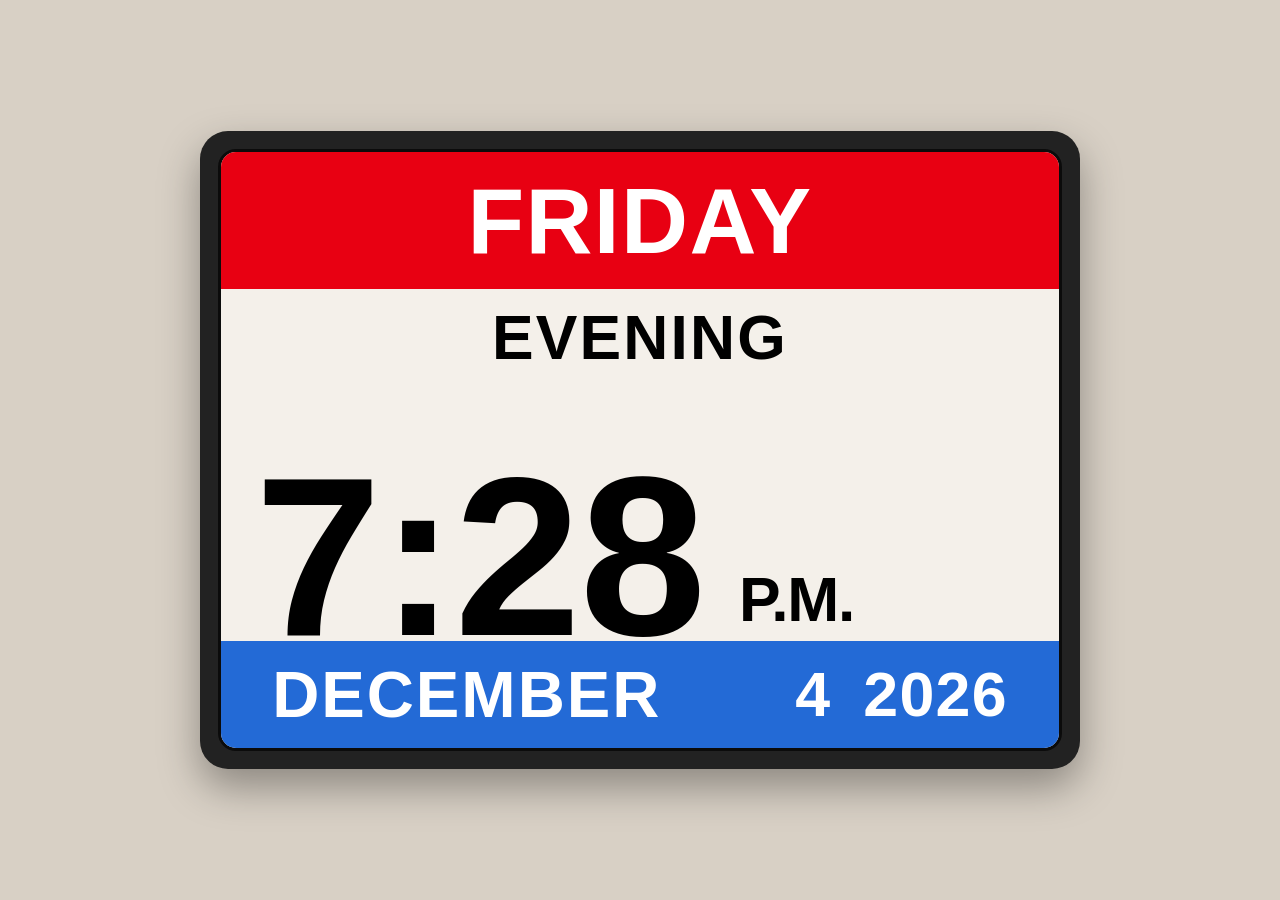
<file: data/clock-lab.html>
<!doctype html>
<html lang="en">
  <head>
    <meta charset="utf-8" />
    <meta name="viewport" content="width=device-width, initial-scale=1" />
    <title>Dementia Clock Prototype</title>

    <style>
      /*
      Dementia Clock Prototype
      --------------------------------------
      Goal:
      - Match the simple commercial dementia-clock layout more closely
      - Keep the screen calm, bold, and easy to read from across the room
      - Keep this file easy for Codex to pull apart later

      Main visual choices from the reference:
      - Thinner red weekday bar
      - Cream/off-white face
      - Centered period label close under the red bar
      - Large time anchored low-left, not perfectly centered
      - Small A.M./P.M. tucked near the lower-right of the time
      - Sun icon sits above/right of A.M./P.M.
      - Short blue date bar at the bottom
    */

      :root {
        --page-bg: #d8d0c5;
        --clock-bg: #f4f0ea;
        --frame-outer: #222222;
        --frame-inner: #0b0b0b;
        --top-bar: #e80012;
        --bottom-bar: #236ad6;
        --text-main: #000000;
        --text-light: #ffffff;
        --sun: #e4a51e;
        --sun-stroke: #ffffff;
        --shadow: rgba(0, 0, 0, 0.35);
        --outer-radius: 28px;
        --screen-radius: 18px;
      }

      * {
        box-sizing: border-box;
      }

      html,
      body {
        height: 100%;
        margin: 0;
      }

      body {
        display: grid;
        place-items: center;
        background: var(--page-bg);
        font-family: Arial, Helvetica, sans-serif;
      }

      .clock-shell {
        width: min(92vw, 880px);
        aspect-ratio: 1.38 / 1;
        padding: clamp(10px, 1.5vw, 18px);
        border-radius: var(--outer-radius);
        background: var(--frame-outer);
        box-shadow: 0 18px 40px var(--shadow);
      }

      .clock-screen {
        height: 100%;
        overflow: hidden;
        border-radius: var(--screen-radius);
        background: var(--clock-bg);
        border: 3px solid var(--frame-inner);
        display: grid;
        grid-template-rows: 23% 19% 40% 18%;
      }

      .weekday-bar {
        display: grid;
        place-items: center;
        background: var(--top-bar);
        color: var(--text-light);
        font-size: clamp(2.4rem, 8.4vw, 5.8rem);
        font-weight: 900;
        line-height: 0.9;
        letter-spacing: 0.015em;
        text-transform: uppercase;
        white-space: nowrap;
        padding-top: 0.02em;
      }

      .period-row {
        display: grid;
        place-items: start center;
        color: var(--text-main);
        font-size: clamp(1.7rem, 4.9vw, 3.9rem);
        font-weight: 900;
        line-height: 1;
        text-transform: uppercase;
        letter-spacing: 0.035em;
        padding-top: clamp(12px, 2vw, 18px);
      }

      .time-row {
        position: relative;
        color: var(--text-main);
        overflow: hidden;
      }

      .time-main {
        position: absolute;
        left: clamp(14px, 3vw, 34px);
        bottom: clamp(-5px, -0.5vw, 0px);
        display: flex;
        align-items: flex-end;
        font-weight: 900;
        line-height: 0.78;
        letter-spacing: -0.075em;
        white-space: nowrap;
      }

      .time-text {
        font-size: clamp(6rem, 18.2vw, 14.2rem);
      }

      .ampm {
        font-size: clamp(1.55rem, 4.9vw, 3.9rem);
        font-weight: 900;
        line-height: 0.9;
        letter-spacing: -0.02em;
        margin-left: clamp(18px, 3vw, 34px);
        margin-bottom: clamp(8px, 1.4vw, 18px);
      }

      .sun-icon {
        position: absolute;
        left: clamp(62%, 65vw, 70%);
        top: clamp(14px, 3vw, 34px);
        width: clamp(50px, 9vw, 92px);
        height: clamp(50px, 9vw, 92px);
        display: none;
      }

      .sun-icon.is-visible {
        display: block;
      }

      .date-bar {
        display: grid;
        grid-template-columns: 1fr auto auto;
        align-items: center;
        gap: clamp(10px, 2.5vw, 34px);
        padding: 0 clamp(20px, 4vw, 52px);
        background: var(--bottom-bar);
        color: var(--text-light);
        font-weight: 900;
        line-height: 1;
        text-transform: uppercase;
      }

      .month {
        font-size: clamp(1.75rem, 5.1vw, 4.4rem);
        letter-spacing: 0.03em;
      }

      .day-number,
      .year {
        font-size: clamp(1.7rem, 4.9vw, 4.25rem);
        letter-spacing: 0.02em;
      }

      /* Optional smaller embed mode for app testing */
      .clock-shell.compact {
        width: min(95vw, 620px);
      }

      @media (max-width: 520px) {
        .clock-shell {
          width: 96vw;
        }

        .clock-screen {
          grid-template-rows: 24% 18% 40% 18%;
        }

        .sun-icon {
          display: none !important;
        }

        .date-bar {
          grid-template-columns: 1fr auto;
        }

        .year {
          display: none;
        }
      }
    </style>
  </head>
  <body>
    <main class="clock-shell" aria-label="Dementia clock">
      <section class="clock-screen">
        <div class="weekday-bar" id="weekday">WEDNESDAY</div>

        <div class="period-row" id="dayPeriod">NOON</div>

        <div class="time-row">
          <div class="time-main">
            <span class="time-text" id="timeText">12:15</span>
            <span class="ampm" id="ampmText">P.M.</span>
          </div>

          <!-- Simple inline SVG so no image file is needed -->
          <svg
            class="sun-icon"
            id="sunIcon"
            viewBox="0 0 100 100"
            aria-hidden="true"
          >
            <circle
              cx="50"
              cy="50"
              r="23"
              fill="var(--sun)"
              stroke="var(--sun-stroke)"
              stroke-width="3"
            ></circle>
            <g stroke="var(--sun)" stroke-width="5.5" stroke-linecap="round">
              <line x1="50" y1="6" x2="50" y2="19"></line>
              <line x1="50" y1="81" x2="50" y2="94"></line>
              <line x1="6" y1="50" x2="19" y2="50"></line>
              <line x1="81" y1="50" x2="94" y2="50"></line>
              <line x1="18" y1="18" x2="28" y2="28"></line>
              <line x1="72" y1="72" x2="82" y2="82"></line>
              <line x1="82" y1="18" x2="72" y2="28"></line>
              <line x1="28" y1="72" x2="18" y2="82"></line>
            </g>
          </svg>
        </div>

        <div class="date-bar">
          <div class="month" id="month">OCTOBER</div>
          <div class="day-number" id="dayNumber">21</div>
          <div class="year" id="year">2022</div>
        </div>
      </section>
    </main>

    <script>
      /*
      CONFIG
      --------------------------------------
      Use demoNow for screenshot/testing.
      Leave demoNow as null for live time.

      Example:
      demoNow: new Date('2022-10-21T12:15:00')
    */
      const CONFIG = {
        demoNow: null,
        use24HourTime: false,
        showSunIcon: true,
        showYear: true,
        updateEveryMs: 1000,

        periodLabels: {
          earlyMorning: "EARLY MORNING",
          morning: "MORNING",
          noon: "NOON",
          afternoon: "AFTERNOON",
          evening: "EVENING",
          night: "NIGHT",
        },
      };

      const dom = {
        weekday: document.getElementById("weekday"),
        dayPeriod: document.getElementById("dayPeriod"),
        timeText: document.getElementById("timeText"),
        ampmText: document.getElementById("ampmText"),
        sunIcon: document.getElementById("sunIcon"),
        month: document.getElementById("month"),
        dayNumber: document.getElementById("dayNumber"),
        year: document.getElementById("year"),
      };

      function getNow() {
        return CONFIG.demoNow ? new Date(CONFIG.demoNow) : new Date();
      }

      function getPeriodLabel(date) {
        const hour = date.getHours();
        const minute = date.getMinutes();
        const minutesSinceMidnight = hour * 60 + minute;

        // Generous noon window keeps wording stable near lunch.
        if (
          minutesSinceMidnight >= 11 * 60 + 30 &&
          minutesSinceMidnight < 12 * 60 + 30
        ) {
          return CONFIG.periodLabels.noon;
        }

        if (hour >= 5 && hour < 8) return CONFIG.periodLabels.earlyMorning;
        if (hour >= 8 && hour < 12) return CONFIG.periodLabels.morning;
        if (hour >= 12 && hour < 17) return CONFIG.periodLabels.afternoon;
        if (hour >= 17 && hour < 21) return CONFIG.periodLabels.evening;
        return CONFIG.periodLabels.night;
      }

      function getFormattedTime(date) {
        let hour = date.getHours();
        const minute = String(date.getMinutes()).padStart(2, "0");

        if (CONFIG.use24HourTime) {
          return {
            time: `${String(hour).padStart(2, "0")}:${minute}`,
            ampm: "",
          };
        }

        const isPm = hour >= 12;
        hour = hour % 12 || 12;

        return {
          time: `${hour}:${minute}`,
          ampm: isPm ? "P.M." : "A.M.",
        };
      }

      function renderClock() {
        const now = getNow();
        const { time, ampm } = getFormattedTime(now);

        dom.weekday.textContent = now
          .toLocaleDateString("en-US", { weekday: "long" })
          .toUpperCase();
        dom.dayPeriod.textContent = getPeriodLabel(now);
        dom.timeText.textContent = time;
        dom.ampmText.textContent = ampm;
        dom.month.textContent = now
          .toLocaleDateString("en-US", { month: "long" })
          .toUpperCase();
        dom.dayNumber.textContent = String(now.getDate());
        dom.year.textContent = String(now.getFullYear());

        dom.sunIcon.classList.toggle(
          "is-visible",
          CONFIG.showSunIcon && now.getHours() >= 6 && now.getHours() < 18,
        );
        dom.year.style.display = CONFIG.showYear ? "" : "none";
      }

      renderClock();
      setInterval(renderClock, CONFIG.updateEveryMs);
    </script>
  </body>
</html>
</file>
<file: css/layout.css>
:root {
  --stage-width: 800;
  --stage-height: 1280;
  --page-pad: 42px;
  --paper: #f8f2df;
  --paper-shadow: 0 18px 36px rgba(72, 52, 31, 0.18);
  --wood: #8b5c34;
  --wood-dark: #5b351c;
  --ink: #1e1b16;
  --muted-ink: #655c50;
  --blue-ink: #284d81;
  --red-ink: #ba2d24;
  --green-ink: #3a7a4b;
}

* {
  box-sizing: border-box;
}

html,
body {
  width: 100%;
  height: 100%;
  margin: 0;
  overflow: hidden;
}

body {
  background: #201810;
}

button {
  border: 0;
  cursor: pointer;
  -webkit-tap-highlight-color: transparent;
}

button:disabled {
  cursor: default;
  opacity: 0.45;
}

#app-shell {
  width: 100vw;
  height: 100vh;
  display: grid;
  place-items: center;
  overflow: hidden;
}

#tv-stage {
  position: relative;
  width: calc(var(--stage-width) * 1px);
  height: calc(var(--stage-height) * 1px);
  overflow: hidden;
  transform-origin: top left;
  background:
    radial-gradient(
      circle at 22% 0%,
      rgba(255, 255, 255, 0.44),
      transparent 34%
    ),
    linear-gradient(180deg, #d9c29e 0%, #bd8753 48%, #7e4d2a 100%);
}

#tv-stage::before {
  content: "";
  position: absolute;
  inset: 0;
  background:
    linear-gradient(
      90deg,
      rgba(255, 255, 255, 0.08),
      transparent 18%,
      rgba(73, 42, 18, 0.11) 62%,
      transparent
    ),
    repeating-linear-gradient(
      90deg,
      rgba(83, 48, 23, 0.08) 0 2px,
      transparent 2px 86px
    );
  opacity: 0.58;
  pointer-events: none;
}

#tv-stage[data-home="true"] {
  background: #201810;
}

#tv-stage[data-home="true"]::before,
#tv-stage[data-image-shell="true"]::before {
  content: none;
}

#app-main {
  position: absolute;
  inset: 0;
  overflow: hidden;
  transform-origin: center;
  will-change: transform, opacity;
}

.app-layer {
  position: absolute;
  inset: 0;
}

.app-layer[hidden] {
  display: none;
}

.home-layer {
  z-index: 1;
}

.home-layer[aria-hidden="true"] {
  pointer-events: none;
}

.shelf-layer {
  z-index: 10;
}

.take-off-layer-slot {
  z-index: 30;
}

.handoff-layer {
  z-index: 40;
}

.reader-layer {
  position: absolute;
  inset: 0;
  z-index: 50;
  pointer-events: auto;
}

#tv-stage[data-reader="true"] .shelf-layer,
#tv-stage[data-reader="true"] .take-off-layer-slot {
  pointer-events: none;
}

#app-main.view-transition-out {
  animation: viewFadeOut 120ms cubic-bezier(0.4, 0, 0.2, 1) forwards;
}

#app-main.view-transition-in {
  animation: viewFadeIn 180ms cubic-bezier(0.16, 1, 0.3, 1) both;
}

#app-main.view-transition-in.view-transition-to-shelf {
  animation-name: viewZoomToShelf;
}

#app-main.view-transition-in.view-transition-to-home {
  animation-name: viewZoomToHome;
}

.screen {
  position: absolute;
  inset: 0;
  padding: var(--page-pad);
}

.home-screen {
  padding: 0;
}

.home-main-image {
  position: absolute;
  inset: 0;
  display: block;
  width: 100%;
  height: 100%;
  object-fit: contain;
  object-position: center;
  user-select: none;
  -webkit-user-drag: none;
}

.home-date-readout {
  position: absolute;
  left: 50px;
  top: 70px;
  z-index: 1;
  width: 470px;
  min-height: 49px;
  display: flex;
  flex-direction: row;
  align-items: center;
  justify-content: flex-start;
  padding: 0;
  transform: none;
  border-radius: 3px;
  background: rgba(0, 0, 0, 0);
  color: #d8b367;
  text-align: left;
  text-shadow: 0 2px 3px rgba(0, 0, 0, 0.65);
  pointer-events: none;
  white-space: nowrap;
}

.home-date-readout-right {
  right: 60px;
  left: auto;
  width: 240px;
  justify-content: flex-end;
  text-align: right;
}

.home-date-readout strong {
  display: block;
  max-width: 100%;
  overflow: hidden;
  font-family: Georgia, "Times New Roman", serif;
  font-size: 32px;
  line-height: 1;
  font-weight: 800;
  letter-spacing: 0.01em;
  text-overflow: ellipsis;
  white-space: nowrap;
}

.home-date-readout strong span {
  text-transform: uppercase;
}

.home-date-readout small {
  display: block;
  margin-top: 0;
  max-width: 100%;
  overflow: hidden;
  font-family: Georgia, "Times New Roman", serif;
  font-size: 24px;
  line-height: 1;
  font-weight: 500;
  letter-spacing: 0;
  text-overflow: ellipsis;
  white-space: nowrap;
}

.home-today-object-layer {
  position: absolute;
  left: 0;
  top: 0;
  z-index: 2;
  width: 800px;
  height: 1280px;
  pointer-events: none;
}

.home-today-clock,
.home-today-special-card,
.home-today-menu-card {
  position: absolute;
  user-select: none;
}

.home-today-clock {
  left: 266px;
  top: 488px;
  width: 181px;
  height: 117px;
  filter: drop-shadow(0 7px 9px rgba(14, 7, 4, 0.42));
}

.home-today-clock > img,
.home-today-special-card > img,
.home-today-menu-card > img {
  display: block;
  width: 100%;
  height: 100%;
  -webkit-user-drag: none;
}

.home-today-clock-display {
  position: absolute;
  left: 20px;
  right: 22px;
  top: 23px;
  display: grid;
  place-items: center;
  height: 52px;
  overflow: hidden;
  transform: skewX(-5deg) rotate(-4deg);
  transform-origin: center;
}

.home-today-clock-text {
  color: #f02d28;
  font-family: var(--font-led);
  font-size: 36px;
  line-height: 1;
  font-weight: 700;
  letter-spacing: 0;
  text-shadow:
    0 0 4px rgba(238, 34, 28, 0.5),
    0 1px 1px rgba(0, 0, 0, 0.86);
  transform: skewX(5deg);
}

.home-today-special-card {
  left: 512px;
  top: 488px;
  width: 249px;
  height: 161px;
  transform: rotate(5deg);
  filter: drop-shadow(0 5px 7px rgba(39, 21, 10, 0.28));
}

.home-today-special-content {
  position: absolute;
  inset: 19px 25px 17px;
  display: flex;
  flex-direction: column;
  justify-content: center;
  min-width: 0;
  color: #342512;
  font-family: Georgia, "Times New Roman", serif;
  text-align: center;
}

.home-today-special-content h2 {
  margin: 0 0 6px;
  color: #7b5613;
  font-size: 18px;
  line-height: 1;
  font-weight: 800;
}

.home-today-special-content strong {
  display: block;
  overflow-wrap: anywhere;
  font-size: 20px;
  line-height: 0.98;
  font-weight: 900;
  text-wrap: balance;
}

.home-today-special-content span {
  margin-top: 3px;
  font-size: 14px;
  line-height: 1;
  font-weight: 800;
}

.home-today-menu-card {
  left: 460px;
  top: 478px;
  width: 365px;
  height: 240px;
  transform: rotate(-3deg);
  filter: drop-shadow(18px 40px 24px rgba(20, 9, 3, 0.6))
    drop-shadow(0 6px 8px rgba(28, 16, 8, 0.6));
}

.home-today-object-layer[data-has-special="true"] .home-today-menu-card {
  display: none;
}

.home-today-menu-content {
  position: absolute;
  inset: 23px 35px 36px;
  display: flex;
  flex-direction: column;
  justify-content: center;
  min-width: 0;
  color: #342512;
  font-family: var(--font-serif);
  text-align: center;
}

.home-today-menu-content h2 {
  margin: 0 0 12px;
  color: #6f9fbd;
  font-size: 30px;
  line-height: 1;
  font-weight: 700;
}

.home-today-meal-list {
  display: grid;
  gap: 7px;
}

.home-today-meal-line {
  position: relative;
  display: grid;
  grid-template-columns: max-content max-content;
  align-items: baseline;
  justify-content: center;
  column-gap: 22px;
  min-width: 0;
  color: #373026;
  text-align: left;
}

.home-today-meal-line[data-next="true"] {
  color: #9a2d22;
}

.home-today-meal-line strong,
.home-today-meal-line span {
  overflow: hidden;
  font-size: 22px;
  line-height: 1;
  font-weight: 700;
  text-overflow: ellipsis;
  white-space: nowrap;
}

.home-today-meal-line span {
  text-align: right;
  text-transform: lowercase;
}

.home-today-next-meal-flag {
  position: absolute;
  left: -69px;
  top: calc(50% + 3px);
  width: 136px;
  height: auto;
  transform: translateY(-50%);
  filter: drop-shadow(0 3px 4px rgba(49, 29, 12, 0.22));
  user-select: none;
  -webkit-user-drag: none;
}

.shelf-image-screen {
  padding: 0;
}

#tv-stage:not([data-home="true"]) .home-date-readout {
  display: none;
}

.shelf-zoom-image {
  position: absolute;
  inset: 0;
  display: block;
  width: 100%;
  height: 100%;
  object-fit: contain;
  object-position: center;
  user-select: none;
  -webkit-user-drag: none;
}

.shelf-strip-screen {
  overflow: hidden;
}

.shelf-strip-window {
  position: absolute;
  inset: 0;
  overflow-x: auto;
  overflow-y: hidden;
  overscroll-behavior-x: contain;
  scrollbar-width: none;
  touch-action: pan-x;
}

.shelf-strip-window::-webkit-scrollbar {
  display: none;
}

.shelf-strip-track {
  position: relative;
  display: flex;
  width: max-content;
  height: 100%;
}

.shelf-strip-image {
  flex: 0 0 800px;
  display: block;
  width: 800px;
  height: 1280px;
  object-fit: contain;
  object-position: center;
  user-select: none;
  -webkit-user-drag: none;
}

.shelf-strip-image + .shelf-strip-image {
  margin-left: -1px;
}

.front-shelf-layer {
  position: absolute;
  inset: 0;
  z-index: 2;
  pointer-events: none;
}

.front-shelf-media {
  padding: 0;
  border: 0;
  background: transparent;
  appearance: none;
  -webkit-appearance: none;
}

.front-shelf-media:focus,
.front-shelf-media:focus-visible {
  outline: none;
}

.front-shelf-media > .media-svg,
.front-shelf-media > .media-overlay {
  pointer-events: none;
}

.media-object {
  position: relative;
  width: var(--media-width);
  height: var(--media-height);
}

.media-svg,
.media-overlay {
  position: absolute;
  inset: 0;
  width: 100%;
  height: 100%;
  pointer-events: none;
}

.media-artLayer {
  z-index: 1;
}

.media-titleLayer {
  z-index: 2;
}

.media-titleText {
  color: #fff6df;
  fill: #fff6df;
  font-family: "Bebas Neue", "Oswald", "Anton", "Impact", sans-serif;
  font-weight: 900;
  letter-spacing: 0.04em;
  text-transform: uppercase;
  text-shadow: 0 3px 6px rgba(0, 0, 0, 0.86);
}

.media-overlay {
  z-index: 3;
  display: block;
  object-fit: contain;
  user-select: none;
  -webkit-user-drag: none;
}

.media-front-item {
  position: absolute;
  left: var(--media-x);
  top: var(--media-y);
  z-index: 5;
  width: var(--media-width);
  height: var(--media-height);
  transform: rotate(var(--media-rotation));
  filter: drop-shadow(22px 28px 24px rgba(28, 15, 8, 0.42));
  pointer-events: none;
}

.media-front-item.front-shelf-media {
  cursor: pointer;
  filter: drop-shadow(14px 18px 16px rgba(26, 12, 5, 0.4));
  pointer-events: auto;
}

.media-front-item.front-shelf-media[data-highlighted="true"] {
  filter:
    drop-shadow(0 0 0 #f0d257)
    drop-shadow(0 0 13px rgba(240, 210, 87, 0.95))
    drop-shadow(14px 18px 16px rgba(26, 12, 5, 0.4));
}

.take-off-layer .media-front-item {
  cursor: pointer;
  pointer-events: auto;
}

.today-object-layer {
  position: absolute;
  left: 1600px;
  top: 0;
  width: 4000px;
  height: 1280px;
  pointer-events: none;
}

.today-led-clock,
.dementia-clock-object,
.today-menu-card,
.today-special-card {
  position: absolute;
  z-index: 1;
  filter: drop-shadow(0 13px 18px rgba(39, 21, 10, 0.32));
}

.today-led-clock {
  left: 1500px;
  top: 630px;
  width: 660px;
  height: 426px;
}

.today-led-clock > img,
.today-menu-card > img,
.today-special-card > img {
  position: absolute;
  inset: 0;
  display: block;
  width: 100%;
  height: 100%;
  user-select: none;
  -webkit-user-drag: none;
}

.today-led-clock-display {
  position: absolute;
  left: 54px;
  right: 60px;
  top: 77px;
  display: grid;
  place-items: center;
  height: 202px;
  overflow: hidden;
  transform: skewX(-5deg) rotate(-4deg);
  transform-origin: center;
}

.today-led-clock-text {
  color: #e92924;
  text-shadow:
    0 0 10px rgba(238, 34, 28, 0.42),
    0 2px 2px rgba(0, 0, 0, 0.86);
  font-family: var(--font-led);
  font-size: 134px;
  line-height: 1;
  font-weight: 700;
  letter-spacing: 0;
  transform: skewX(5deg);
}

.today-menu-card {
  left: 70px;
  top: 478px;
  width: 806px;
  height: 530px;
  transform: rotate(-2deg);
}

.today-object-layer[data-has-special="false"] .today-menu-card {
  left: 70px;
}

.today-object-layer[data-has-special="false"] .today-led-clock {
  left: 940px;
}

.dementia-clock-object {
  left: 2280px;
  top: 420px;
  width: 760px;
  height: 551px;
  padding: 13px;
  border-radius: 28px;
  background: #222;
  transform: rotate(3deg);
  box-shadow: 0 18px 40px rgba(0, 0, 0, 0.35);
}

.today-object-layer[data-has-special="false"] .dementia-clock-object {
  left: 1740px;
}

.dementia-clock-screen {
  position: relative;
  height: 100%;
  overflow: hidden;
  border: 3px solid #0b0b0b;
  border-radius: 18px;
  display: grid;
  grid-template-rows: 23% 19% 40% 18%;
  background: #f4f0ea;
  font-family: Arial, Helvetica, sans-serif;
}

.dementia-clock-weekday {
  display: grid;
  place-items: center;
  padding-top: 0.02em;
  background: #e80012;
  color: #fff;
  font-size: 72px;
  line-height: 0.9;
  font-weight: 900;
  letter-spacing: 0.015em;
  text-transform: uppercase;
  white-space: nowrap;
}

.dementia-clock-period {
  display: grid;
  place-items: start center;
  padding-top: 17px;
  color: #000;
  font-size: 44px;
  line-height: 1;
  font-weight: 900;
  letter-spacing: 0.035em;
  text-transform: uppercase;
}

.dementia-clock-time-row {
  position: relative;
  overflow: hidden;
  color: #000;
}

.dementia-clock-time-main {
  position: absolute;
  left: 81px;
  bottom: 60px;
  display: flex;
  align-items: flex-end;
  font-weight: 900;
  line-height: 0.78;
  letter-spacing: -0.075em;
  white-space: nowrap;
}

.dementia-clock-time {
  font-size: 194px;
}

.dementia-clock-ampm {
  margin-bottom: 17px;
  margin-left: 32px;
  font-size: 80px;
  line-height: 0.9;
  font-weight: 900;
  letter-spacing: -0.02em;
}

.dementia-clock-sky-icon {
  position: absolute;
  left: 70%;
  top: 180px;
  display: none;
  width: 95px;
  height: 95px;
}

.dementia-clock-sky-icon.is-visible {
  display: block;
}

.dementia-clock-sun circle {
  fill: #e4a51e;
  stroke: #fff;
  stroke-width: 3;
}

.dementia-clock-sun g {
  stroke: #e4a51e;
  stroke-width: 5.5;
  stroke-linecap: round;
}

.dementia-clock-moon path {
  fill: #e4a51e;
  stroke: #fff;
  stroke-width: 3;
}

.dementia-clock-date {
  display: grid;
  grid-template-columns: max-content max-content max-content;
  align-items: center;
  justify-content: center;
  gap: 20px;
  padding: 0 44px;
  background: #236ad6;
  color: #fff;
  font-weight: 900;
  line-height: 1;
  text-transform: uppercase;
}

.dementia-clock-month {
  font-size: 42px;
  letter-spacing: 0.03em;
}

.dementia-clock-day,
.dementia-clock-year {
  font-size: 40px;
  letter-spacing: 0.02em;
}

.today-special-card {
  left: 900px;
  top: 544px;
  width: 656px;
  height: 422px;
  transform: rotate(5deg) scale(0.935);
  transform-origin: center;
}

.today-card-content {
  position: absolute;
  inset: 108px 140px 96px;
  display: flex;
  flex-direction: column;
  justify-content: center;
  min-width: 0;
  color: #2f261c;
  text-align: center;
}

.today-menu-card .today-card-content {
  inset: 47px 83px 90px;
}

.today-special-card .today-card-content {
  inset: 62px 76px 52px;
}

.today-card-content h2 {
  margin: 0 0 36px;
  color: #6f9fbd;
  font-family: var(--font-serif);
  font-size: 65px;
  line-height: 1;
  font-weight: 700;
}

.today-special-card .today-card-content h2 {
  color: #7b5613;
  font-size: 60px;
  margin-bottom: 20px;
}

.today-meal-list {
  display: grid;
  gap: 28px;
}

.today-meal-line {
  position: relative;
  display: grid;
  grid-template-columns: max-content max-content;
  align-items: baseline;
  justify-content: center;
  column-gap: 46px;
  min-width: 0;
  color: #373026;
  text-align: left;
}

.today-meal-line[data-next="true"] {
  color: #9a2d22;
}

.today-next-meal-flag {
  position: absolute;
  left: -150px;
  top: calc(50% + 5px);
  width: 300px;
  height: auto;
  transform: translateY(-50%);
  filter: drop-shadow(0 5px 6px rgba(49, 29, 12, 0.28));
  user-select: none;
  -webkit-user-drag: none;
}

.today-card-content > strong {
  display: block;
  color: #3a2b18;
  font-family: var(--font-serif);
  font-size: 34px;
  line-height: 1.02;
  font-weight: 700;
  overflow-wrap: anywhere;
  text-wrap: balance;
}

.today-card-content > span,
.today-card-content > p {
  margin: 10px 0 0;
  color: #523d20;
  font-size: 24px;
  line-height: 1.05;
  font-weight: 800;
}

.today-special-card .today-card-content > strong {
  font-size: 52px;
  line-height: 0.98;
}

.today-special-card .today-card-content > span,
.today-special-card .today-card-content > p {
  margin-top: 17px;
  font-size: 43px;
}

.shows-section-plate,
.books-section-plate {
  position: absolute;
  top: 1085px;
  z-index: 2;
  width: 705px;
  height: 150px;
  display: grid;
  place-items: center;
  padding: 41px 93px 25px;
  background: url("../assets/objects/plate-section.png") center / 100% 100%
    no-repeat;
  transform: scale(1.3);
  transform-origin: left top;
  pointer-events: none;
}

.shows-section-plate span,
.books-section-plate span {
  display: block;
  max-width: 100%;
  overflow: hidden;
  color: #2f170b;
  font-family: Georgia, "Times New Roman", serif;
  font-size: 44px;
  line-height: 1;
  font-weight: 700;
  letter-spacing: 0;
  text-align: center;
  text-overflow: ellipsis;
  text-transform: uppercase;
  white-space: nowrap;
  text-shadow:
    0 1px 0 rgba(255, 222, 138, 0.5),
    0 -1px 0 rgba(75, 38, 11, 0.46);
}

.shelf-scroll-label {
  position: absolute;
  left: 1200px;
  bottom: 146px;
  z-index: 1;
  transform: translateX(-50%);
  color: #fcd3b1;
  text-shadow: 0 3px 6px rgba(0, 0, 0, 0.8);
  font-size: 36px;
  line-height: 1;
  font-weight: 800;
  letter-spacing: 0;
  pointer-events: none;
}

.shelf-back-zone {
  position: absolute;
  left: 26px;
  top: 24px;
  z-index: 2;
  min-width: 126px;
  min-height: 62px;
  padding: 0 22px;
  border: 0;
  border-radius: 6px;
  background: rgba(39, 22, 12, 0.72);
  color: #fcd3b1;
  box-shadow: 0 4px 10px rgba(0, 0, 0, 0.42);
  font-size: 25px;
  line-height: 1;
  font-weight: 900;
  letter-spacing: 0;
  appearance: none;
  -webkit-appearance: none;
}

.shelf-back-zone:focus,
.shelf-back-zone:focus-visible {
  outline: 3px solid rgba(252, 211, 177, 0.72);
  outline-offset: 3px;
}

.home-tap-zone {
  position: absolute;
  z-index: 10;
  display: block;
  touch-action: none;
  padding: 0;
  border: 0;
  border-radius: 0;
  background: transparent;
  color: transparent;
  appearance: none;
  -webkit-appearance: none;
}

.home-tap-zone:focus,
.home-tap-zone:focus-visible {
  outline: none;
}

.today-tap-zone {
  left: 0;
  top: 445px;
  width: 800px;
  height: 195px;
}

.shows-tap-zone {
  left: 0;
  top: 672px;
  width: 800px;
  height: 210px;
}

.books-tap-zone {
  left: 0;
  top: 944px;
  width: 800px;
  height: 220px;
}

.take-off-layer {
  position: absolute;
  inset: 0;
  z-index: 80;
  animation: takeOffLayerIn 180ms cubic-bezier(0.16, 1, 0.3, 1) both;
}

.take-off-layer.take-off-exiting {
  animation: takeOffLayerOut 120ms cubic-bezier(0.4, 0, 0.2, 1) forwards;
}

.shelf-dim {
  position: absolute;
  inset: 0;
  background: rgba(11, 8, 5, 0.7);
}

.take-off-media-shell {
  position: absolute;
  inset: 0;
}

.take-off-actions {
  position: absolute;
  left: 0;
  right: 0;
  bottom: 58px;
  z-index: 30;
  display: flex;
  justify-content: center;
  gap: 22px;
  animation: takeOffActionsIn 180ms cubic-bezier(0.16, 1, 0.3, 1) both;
}

.take-off-media-shell .media-front-item {
  z-index: 24;
  animation: takeOffCaseIn 180ms cubic-bezier(0.16, 1, 0.3, 1) both;
}

.take-off-exiting .take-off-media-shell .media-front-item {
  animation: takeOffCaseOut 120ms cubic-bezier(0.4, 0, 0.2, 1) forwards;
}

.take-off-exiting .take-off-actions {
  animation: takeOffActionsOut 120ms cubic-bezier(0.4, 0, 0.2, 1) forwards;
}

.taken-card {
  position: relative;
  width: 590px;
  min-height: 690px;
  display: flex;
  flex-direction: column;
  justify-content: end;
  gap: 18px;
  padding: 54px 46px 44px;
  border-radius: 7px;
  color: #fff8ec;
  box-shadow: 0 32px 60px rgba(20, 12, 7, 0.4);
}

.book-cover {
  background:
    linear-gradient(180deg, rgba(255, 255, 255, 0.16), transparent 28%),
    linear-gradient(145deg, #7a3e2c, #3b2118);
}

.movie-cover {
  background:
    linear-gradient(180deg, rgba(255, 255, 255, 0.13), transparent 28%),
    linear-gradient(145deg, #283b52, #101821);
}

.cover-actions {
  display: flex;
  gap: 18px;
  flex-wrap: wrap;
  margin-top: 28px;
}

.primary-action,
.secondary-action {
  min-width: 178px;
  min-height: 78px;
  padding: 18px 24px;
  border-radius: 8px;
}

.icon-action {
  display: inline-flex;
  align-items: center;
  justify-content: center;
  gap: 14px;
}

.action-icon {
  width: 37px;
  height: 37px;
  fill: none;
  stroke: currentColor;
  stroke-width: 4;
  stroke-linecap: round;
  stroke-linejoin: round;
  flex: 0 0 auto;
}

.primary-action {
  background: #2d6744;
  color: #fff;
}

.secondary-action {
  background: #f2e3c2;
  color: #2b2118;
  box-shadow: inset 0 0 0 3px rgba(63, 44, 25, 0.16);
}

.handoff-screen {
  overflow: hidden;
  background: #120d09;
}

.handoff-shelf-backdrop {
  position: absolute;
  inset: 0;
  z-index: 0;
  filter: brightness(0.34) saturate(0.7);
}

.handoff-shelf-backdrop .shelf-image-screen {
  position: absolute;
  inset: 0;
}

.handoff-shelf-backdrop .shelf-back-zone,
.handoff-shelf-backdrop .scroll-label {
  display: none;
}

.handoff-shelf-backdrop::after {
  content: "";
  position: absolute;
  inset: 0;
  background: rgba(0, 0, 0, 0.34);
}

.handoff-card {
  position: absolute;
  left: 46px;
  top: 252px;
  z-index: 20;
  width: 708px;
  height: 790px;
}

.handoff-note {
  position: relative;
  width: 100%;
  height: 620px;
  transform: rotate(-8deg);
  transform-origin: center;
  filter: drop-shadow(0 18px 24px rgba(0, 0, 0, 0.34));
}

.handoff-post-it {
  position: absolute;
  inset: 0;
  width: 100%;
  height: 100%;
  object-fit: fill;
  user-select: none;
  -webkit-user-drag: none;
}

.handoff-content {
  position: relative;
  z-index: 1;
  height: 100%;
  display: flex;
  flex-direction: column;
  justify-content: center;
  padding: 22px 86px 132px;
}

.handoff-put-back {
  position: absolute;
  right: 78px;
  top: 645px;
  z-index: 22;
}

.video-launch-debug {
  position: absolute;
  left: 0;
  right: 0;
  bottom: 0;
  z-index: 80;
  min-height: 96px;
  padding: 18px 28px;
  background: #050505;
  color: #f7e6a0;
  font-family: ui-monospace, SFMono-Regular, Menlo, Consolas, monospace;
  font-size: 20px;
  line-height: 1.35;
  overflow-wrap: anywhere;
  box-shadow: 0 -8px 18px rgba(0, 0, 0, 0.35);
}

#meal-timer {
  position: absolute;
  right: -54px;
  top: 210px;
  z-index: 30;
  --meal-status-color: #b75b45;
  width: 560px;
  aspect-ratio: 1360 / 615;
  padding: 48px 88px 46px 78px;
  background: transparent;
  color: #342216;
  filter: drop-shadow(0 14px 20px rgba(37, 20, 10, 0.3));
  isolation: isolate;
}

#meal-timer::before {
  content: "";
  position: absolute;
  inset: 0;
  z-index: -1;
  transform: translateX(25px);
  background: url("../assets/objects/card-urgent.png") center / 100% 100%
    no-repeat;
  pointer-events: none;
}

#meal-timer::after {
  content: "";
  position: absolute;
  left: 51px;
  top: 9px;
  z-index: 1;
  width: 30px;
  height: 30px;
  border-radius: 50%;
  background: radial-gradient(
    circle,
    rgba(255, 234, 2, 0.9) 0%,
    rgba(223, 184, 117, 0.55) 42%,
    rgba(226, 165, 56, 0) 72%
  );
  mix-blend-mode: screen;
  pointer-events: none;
  animation: urgentPinGlow 1.4s ease-in-out infinite;
}

#meal-timer.alert-card-exiting {
  animation: alertCardExit 260ms ease-in forwards;
}

#meal-timer.alert-card-hidden {
  transform: translateX(620px);
  opacity: 0.96;
  pointer-events: none;
}

#meal-timer.alert-card-entering {
  animation: alertCardEnter 260ms ease-out both;
}

#meal-progress-group {
  margin-left: -112px;
  transform: translateY(-2px) scale(0.75);
  transform-origin: top right;
}

#meal-name {
  text-align: right;
}

#meal-target-label {
  display: block;
  margin-top: 1px;
  color: var(--meal-status-color);
  font-size: 26px;
  line-height: 1;
  font-weight: 900;
  text-align: right;
  text-transform: lowercase;
}

#meal-bar-track {
  position: relative;
  height: 24px;
  margin-top: 10px;
  border-radius: 6px;
  overflow: visible;
  background: rgba(92, 66, 43, 0.16);
  box-shadow: inset 0 0 0 2px rgba(80, 49, 28, 0.16);
}

#meal-bar-fill {
  position: absolute;
  right: 0;
  top: 0;
  bottom: 0;
  width: 100%;
  min-width: 0;
  border-radius: 6px;
  background: var(--meal-status-color);
  transition: width 700ms ease;
}

#meal-now-marker {
  position: absolute;
  left: clamp(54px, var(--meal-now-percent, 0%), calc(100% - 10px));
  top: 100%;
  display: flex;
  align-items: center;
  gap: 6px;
  margin-top: 6px;
  color: var(--meal-status-color);
  font-size: 25px;
  line-height: 1;
  font-weight: 900;
  transform: translateX(calc(-100% + 10px));
  transition: left 700ms ease;
}

#meal-now-marker i {
  display: block;
  width: 0;
  height: 0;
  border-right: 10px solid transparent;
  border-left: 10px solid transparent;
  border-bottom: 15px solid var(--meal-status-color);
}

#meal-message {
  margin: 0 0 8px 22px;
  text-align: left;
  white-space: pre-line;
}

#meal-timer[data-rest="true"] #meal-bar-track {
  display: none;
}

#meal-timer[data-first-serving-hour="true"] #meal-bar-track {
  display: none;
}

#meal-timer[data-rest="true"] #meal-target-label {
  display: none;
}

#meal-timer[data-rest="true"] #meal-message {
  margin-bottom: 6px;
}

@keyframes shelfExpand {
  from {
    transform: scale(0.982);
    opacity: 0.85;
  }
  to {
    transform: scale(1);
    opacity: 1;
  }
}

@keyframes alertCardExit {
  from {
    transform: translateX(0);
    opacity: 1;
  }
  to {
    transform: translateX(620px);
    opacity: 0.96;
  }
}

@keyframes alertCardEnter {
  from {
    transform: translateX(620px);
    opacity: 0.96;
  }
  to {
    transform: translateX(0);
    opacity: 1;
  }
}

@keyframes viewFadeOut {
  from {
    opacity: 1;
    transform: scale(1);
  }
  to {
    opacity: 0.62;
    transform: scale(0.992);
  }
}

@keyframes viewFadeIn {
  from {
    opacity: 0.62;
    transform: scale(1.006);
  }
  to {
    opacity: 1;
    transform: scale(1);
  }
}

@keyframes viewZoomToShelf {
  from {
    opacity: 0.58;
    transform: scale(0.965);
  }
  to {
    opacity: 1;
    transform: scale(1);
  }
}

@keyframes viewZoomToHome {
  from {
    opacity: 0.58;
    transform: scale(1.035);
  }
  to {
    opacity: 1;
    transform: scale(1);
  }
}

@keyframes takeOffLayerIn {
  from {
    opacity: 0.58;
  }
  to {
    opacity: 1;
  }
}

@keyframes takeOffLayerOut {
  from {
    opacity: 1;
  }
  to {
    opacity: 0.62;
  }
}

@keyframes urgentPinGlow {
  0%,
  100% {
    opacity: 0.28;
    transform: scale(0.78);
    filter: blur(1px);
  }
  50% {
    opacity: 0.92;
    transform: scale(1.28);
    filter: blur(2px);
  }
}

@keyframes takeOffCaseIn {
  from {
    opacity: 0.58;
    transform: translateY(34px) scale(0.965) rotate(var(--media-rotation));
  }
  to {
    opacity: 1;
    transform: translateY(0) scale(1) rotate(var(--media-rotation));
  }
}

@keyframes takeOffCaseOut {
  from {
    opacity: 1;
    transform: translateY(0) scale(1) rotate(var(--media-rotation));
  }
  to {
    opacity: 0.62;
    transform: translateY(24px) scale(0.992) rotate(var(--media-rotation));
  }
}

@keyframes takeOffActionsIn {
  from {
    opacity: 0.58;
    transform: translateY(18px);
  }
  to {
    opacity: 1;
    transform: translateY(0);
  }
}

@keyframes takeOffActionsOut {
  from {
    opacity: 1;
    transform: translateY(0);
  }
  to {
    opacity: 0.62;
    transform: translateY(12px);
  }
}

/* Low-power tablets keep the same object model but avoid expensive GPU work. */
html.perf-lite #app-main {
  will-change: auto;
}

html.perf-lite .media-front-item,
html.perf-lite .home-today-clock,
html.perf-lite .home-today-special-card,
html.perf-lite .home-today-menu-card,
html.perf-lite .today-led-clock,
html.perf-lite .dementia-clock-object,
html.perf-lite .today-menu-card,
html.perf-lite .today-special-card,
html.perf-lite .section-plate,
html.perf-lite #meal-timer,
html.perf-lite .handoff-note {
  filter: none !important;
}

html.perf-lite .shelf-strip-window {
  scroll-snap-type: none;
  -webkit-overflow-scrolling: touch;
}

html.perf-lite #app-main.view-transition-out,
html.perf-lite #app-main.view-transition-in,
html.perf-lite .take-off-layer,
html.perf-lite .take-off-layer.take-off-exiting,
html.perf-lite .take-off-actions,
html.perf-lite .take-off-media-shell .media-front-item,
html.perf-lite .take-off-exiting .take-off-media-shell .media-front-item,
html.perf-lite .take-off-exiting .take-off-actions,
html.perf-lite #meal-timer.alert-card-exiting,
html.perf-lite #meal-timer.alert-card-entering {
  animation-duration: 80ms !important;
}

html.perf-lite .media-titleText {
  text-shadow: none;
}
</file>
<file: css/text.css>
@font-face {
  font-family: "Bebas Neue";
  src: url("../assets/fonts/BebasNeue-Regular.ttf") format("truetype");
  font-weight: 400;
  font-style: normal;
  font-display: swap;
}

@font-face {
  font-family: "Oswald";
  src: url("../assets/fonts/Oswald-VariableFont_wght.ttf") format("truetype");
  font-weight: 200 700;
  font-style: normal;
  font-display: swap;
}

@font-face {
  font-family: "DSEG7ClassicMini";
  src: url("../assets/fonts/DSEG7ClassicMini-Bold.ttf") format("truetype");
  font-weight: 700;
  font-style: normal;
  font-display: swap;
}

@font-face {
  font-family: "Chalk Board";
  src: url("../assets/fonts/Chalk Board.ttf") format("truetype");
  font-weight: 400;
  font-style: normal;
  font-display: swap;
}

:root {
  --font-main: Arial, "Helvetica Neue", Helvetica, sans-serif;
  --font-led: "DSEG7ClassicMini", "Courier New", Courier, monospace;
  --font-serif: Georgia, "Times New Roman", serif;
  --font-note: "Chalk Board", "Chalkboard SE", "Marker Felt", cursive;
}

html,
body,
button {
  font-family: var(--font-main);
}

h1,
h2,
p {
  margin: 0;
}

.today-meal-line span {
  font-family: var(--font-serif);
  font-size: 44px;
  line-height: 1;
  font-weight: 700;
  text-align: right;
  text-transform: lowercase;
}

.today-meal-line strong {
  overflow: hidden;
  font-family: var(--font-serif);
  font-size: 44px;
  line-height: 1;
  font-weight: 700;
  text-overflow: ellipsis;
  white-space: nowrap;
}

.cover-category {
  font-size: 22px;
  line-height: 1;
  font-weight: 900;
  color: rgba(255, 248, 236, 0.76);
  text-transform: uppercase;
}

.taken-card h2 {
  font-family: var(--font-serif);
  font-size: 70px;
  line-height: 0.96;
}

.taken-card p {
  font-size: 31px;
  line-height: 1.25;
  color: rgba(255, 248, 236, 0.88);
}

.primary-action,
.secondary-action {
  font-size: 27px;
  line-height: 1;
  font-weight: 900;
  letter-spacing: 0;
}

.handoff-card h1 {
  margin: 0 0 44px;
  font-family: var(--font-serif);
  font-size: 54px;
  line-height: 0.98;
  color: var(--ink);
}

.handoff-card h1 span {
  display: block;
}

.handoff-card p {
  margin: 0 0 20px;
  font-size: 34px;
  line-height: 1.18;
  color: #3d3023;
}

.handoff-card button {
  align-self: flex-start;
}

#meal-name {
  font-size: 23px;
  line-height: 1;
  font-weight: 900;
  letter-spacing: 0.4px;
  color: var(--meal-status-color);
  text-align: right;
}

#meal-bar-labels {
  font-size: 17px;
  line-height: 1;
  font-weight: 900;
  color: #60412a;
}

#meal-target-label {
  text-align: right;
  white-space: nowrap;
}

#meal-message {
  font-size: 28px;
  line-height: 1.08;
  font-weight: 800;
  color: #4a3422;
}
</file>
<file: css/reader.css>
:root {
  --reader-paper: #edf0df;
  --reader-paper-warm: #f4edcf;
  --reader-ink: #3b2718;
  --reader-muted: rgba(59, 39, 24, 0.54);
}

.reader-screen {
  position: absolute;
  inset: 0;
  display: flex;
  flex-direction: column;
  padding: 26px 0 24px;
  background:
    radial-gradient(
      circle at 48% 4%,
      rgba(255, 255, 245, 0.62),
      transparent 38%
    ),
    linear-gradient(
      90deg,
      rgba(81, 61, 36, 0.08),
      transparent 10%,
      transparent 90%,
      rgba(81, 61, 36, 0.09)
    ),
    linear-gradient(
      180deg,
      var(--reader-paper) 0%,
      var(--reader-paper-warm) 100%
    );
  color: var(--reader-ink);
  font-family: "Iowan Old Style", "Palatino Linotype", Palatino, Georgia,
    "Times New Roman", serif;
  touch-action: none;
  user-select: none;
}

.reader-page-viewport {
  flex: 1;
  min-height: 0;
  overflow: hidden;
}

.reader-page-track {
  width: 100%;
  height: 100%;
  display: flex;
  touch-action: none;
  will-change: transform;
}

.reader-page {
  box-sizing: border-box;
  flex: 0 0 100%;
  min-width: 100%;
  min-height: 0;
  display: flex;
  flex-direction: column;
  padding: 44px 64px 20px;
  border-right: 2px solid rgba(86, 67, 45, 0.2);
  border-left: 2px solid rgba(255, 255, 255, 0.38);
  box-shadow:
    inset 1px 0 0 rgba(86, 67, 45, 0.14),
    inset -1px 0 0 rgba(86, 67, 45, 0.18);
  background:
    linear-gradient(
      90deg,
      rgba(74, 54, 33, 0.08),
      transparent 18px,
      transparent calc(100% - 18px),
      rgba(74, 54, 33, 0.1)
    );
}

.reader-title {
  min-height: 34px;
  color: rgba(59, 39, 24, 0.5);
  font-family: Arial, sans-serif;
  font-size: 18px;
  line-height: 1;
  font-weight: 800;
  letter-spacing: 0.04em;
  text-align: center;
  text-transform: uppercase;
}

.reader-exit {
  position: absolute;
  top: 18px;
  right: 22px;
  z-index: 8;
  min-width: 104px;
  min-height: 52px;
  display: inline-flex;
  align-items: center;
  justify-content: center;
  gap: 8px;
  padding: 0 18px;
  border: 3px solid #b42318;
  border-radius: 8px;
  background: #fff8f0;
  color: #a61b16;
  box-shadow:
    0 5px 0 rgba(112, 24, 18, 0.28),
    0 9px 16px rgba(59, 39, 24, 0.2);
  font-family: Arial, sans-serif;
  font-size: 15px;
  font-weight: 900;
  letter-spacing: 0;
  text-transform: uppercase;
}

.reader-exit::before {
  content: "↩";
  font-size: 22px;
  line-height: 1;
}

.reader-content {
  flex: 1;
  display: flex;
  align-items: center;
  padding: 14px 0 18px;
}

.reader-text {
  width: 100%;
  margin: 0;
  color: var(--reader-ink);
  font-size: 38px;
  line-height: 1.22;
  font-weight: 700;
  letter-spacing: 0;
  text-align: left;
  hyphens: none;
}

.reader-text p {
  margin: 0 0 28px;
}

.reader-text p:last-child {
  margin-bottom: 0;
}

.reader-footer {
  min-height: 28px;
  color: var(--reader-muted);
  font-family: Arial, sans-serif;
  font-size: 15px;
  line-height: 1;
  font-weight: 800;
  letter-spacing: 0;
  text-align: center;
  text-transform: uppercase;
}

.title-page {
  justify-content: center;
  text-align: center;
}

.title-cover {
  width: 430px;
  height: 645px;
  margin: 8px auto 48px;
  border-radius: 5px;
  object-fit: cover;
  box-shadow:
    0 24px 38px rgba(38, 24, 14, 0.28),
    0 0 0 1px rgba(56, 35, 20, 0.18);
}

.title-heading {
  max-width: 660px;
  margin: 18px auto 28px;
  color: #3f2616;
  font-size: 70px;
  line-height: 1;
  font-weight: 850;
}

.chapter-screen {
  padding: 34px 54px 20px;
}

.chapter-image {
  width: 100%;
  height: 575px;
  display: block;
  border-radius: 0 0 8px 8px;
  object-fit: cover;
  object-position: center;
  box-shadow:
    0 14px 24px rgba(48, 31, 18, 0.18),
    0 0 0 1px rgba(54, 36, 21, 0.16);
}

.chapter-body {
  flex: 1;
  display: flex;
  flex-direction: column;
  justify-content: flex-start;
  padding: 14px 28px 0;
}

.chapter-number {
  color: rgba(59, 39, 24, 0.54);
  font-family: Arial, sans-serif;
  font-size: 17px;
  line-height: 1;
  font-weight: 900;
  letter-spacing: 0.08em;
  text-align: center;
  text-transform: uppercase;
}

.chapter-name {
  margin: 10px 0 22px;
  color: #412717;
  font-size: 48px;
  line-height: 1.02;
  font-weight: 850;
  text-align: center;
}

.chapter-text {
  color: var(--reader-ink);
  font-size: 33px;
  line-height: 1.22;
  font-weight: 700;
  letter-spacing: 0;
  text-align: left;
  hyphens: none;
}

.chapter-text p {
  margin: 0 0 20px;
}

.chapter-text p:last-child {
  margin-bottom: 0;
}

.chapter-end-screen {
  padding: 44px 58px 20px;
}

.chapter-end-content {
  flex: 1;
  display: flex;
  flex-direction: column;
  justify-content: space-between;
  padding: 28px 0 18px;
}

.chapter-end-image {
  width: 286px;
  height: 286px;
  align-self: center;
  margin-top: -12px;
  border-radius: 50%;
  object-fit: cover;
  object-position: center;
  box-shadow:
    0 18px 28px rgba(55, 34, 18, 0.2),
    0 0 0 8px rgba(255, 250, 231, 0.4),
    0 0 0 10px rgba(67, 44, 25, 0.12);
}

.reader-controls {
  position: relative;
  z-index: 6;
  min-height: 116px;
  display: grid;
  grid-template-columns: 150px 1fr 240px;
  align-items: center;
  gap: 18px;
  padding: 12px 34px 0;
  font-family: Arial, sans-serif;
}

.reader-gesture-surface {
  position: absolute;
  left: 0;
  right: 0;
  top: 84px;
  bottom: 128px;
  z-index: 3;
  touch-action: none;
  cursor: pointer;
  background: transparent;
  outline: none;
  -webkit-tap-highlight-color: transparent;
  -webkit-touch-callout: none;
  user-select: none;
}

.reader-gesture-surface:active,
.reader-gesture-surface:focus,
.reader-gesture-surface:focus-visible {
  background: transparent;
  outline: none;
}

.reader-control {
  min-height: 84px;
  border-radius: 8px;
  font-size: 28px;
  line-height: 1;
  font-weight: 950;
  letter-spacing: 0;
  text-transform: uppercase;
}

.reader-control-prev {
  background: #e7e2d8;
  color: rgba(59, 39, 24, 0.74);
}

.reader-control-next {
  background: #236ad6;
  color: #fff;
  box-shadow: 0 9px 0 rgba(23, 58, 118, 0.34);
}

.reader-control:disabled {
  opacity: 0.32;
}
</file>
<file: css/launcher.css>
:root {
  --launcher-paper: #fff8e8;
  --launcher-ink: #241d17;
  --launcher-blue: #275f88;
  --launcher-green: #39754a;
}

html.launcher-mode body {
  background: #17344c;
}

html.launcher-mode #meal-timer {
  display: none;
}

#tv-stage[data-launcher="true"] {
  background: linear-gradient(180deg, #234b67, #132a3d);
}

#tv-stage[data-launcher="true"]::before {
  content: none;
}

.launcher-screen {
  padding: 54px;
  background:
    radial-gradient(circle at 18% 8%, rgba(255, 255, 255, 0.16), transparent 30%),
    linear-gradient(180deg, #2e6389, #17344c);
  color: var(--launcher-ink);
}

.launcher-card {
  height: 100%;
  display: flex;
  flex-direction: column;
  gap: 32px;
  padding: 48px;
  border-radius: 34px;
  background: var(--launcher-paper);
  box-shadow: 0 18px 36px rgba(5, 18, 30, 0.34);
}

.launcher-kicker {
  margin: 0;
  color: #6b5b4b;
  font-size: 22px;
  line-height: 1;
  font-weight: 900;
  letter-spacing: 2px;
}

.launcher-card h1 {
  margin: 0;
  color: var(--launcher-blue);
  font-family: Georgia, "Times New Roman", serif;
  font-size: 43px;
  line-height: 1.16;
  font-weight: 900;
  letter-spacing: -0.6px;
}

.launcher-options {
  flex: 1;
  display: grid;
  grid-template-rows: repeat(3, 1fr);
  gap: 24px;
}

.launcher-option {
  position: relative;
  display: grid;
  grid-template-columns: 170px 1fr;
  grid-template-rows: auto 1fr;
  gap: 12px 28px;
  align-items: center;
  overflow: hidden;
  padding: 30px;
  border: 5px solid rgba(39, 95, 136, 0.18);
  border-radius: 28px;
  background: #fff;
  color: var(--launcher-ink);
  text-align: left;
  box-shadow: 0 8px 18px rgba(38, 56, 68, 0.12);
  touch-action: manipulation;
}

.launcher-option-door {
  border-color: rgba(39, 95, 136, 0.32);
}

.launcher-option-chair {
  border-color: rgba(57, 117, 74, 0.32);
}

.launcher-option-tv {
  border-color: rgba(111, 63, 181, 0.34);
}

.launcher-option strong {
  color: var(--launcher-blue);
  font-size: 62px;
  line-height: 1;
  font-weight: 900;
  letter-spacing: 1.4px;
}

.launcher-option-chair strong {
  color: var(--launcher-green);
}

.launcher-option-tv strong {
  color: #6f3fb5;
}

.launcher-option > span:not(.launcher-icon) {
  color: #4b4239;
  font-family: Georgia, "Times New Roman", serif;
  font-size: 30px;
  line-height: 1.18;
  font-weight: 700;
}

.launcher-icon {
  grid-row: 1 / 3;
  width: 150px;
  height: 150px;
  display: grid;
  place-items: center;
  border-radius: 30px;
  background: rgba(39, 95, 136, 0.1);
}

.launcher-icon::before {
  display: block;
  font-size: 86px;
  line-height: 1;
}

.launcher-icon-door::before {
  content: "DOOR";
  color: var(--launcher-blue);
  font-size: 38px;
  font-weight: 900;
  letter-spacing: 1px;
}

.launcher-icon-chair::before {
  content: "CHAIR";
  color: var(--launcher-green);
  font-size: 34px;
  font-weight: 900;
  letter-spacing: 1px;
}

.launcher-icon-tv::before {
  content: "TV";
  color: #6f3fb5;
  font-size: 58px;
  font-weight: 900;
  letter-spacing: 1px;
}

.launcher-hold-progress {
  position: absolute;
  inset: auto 0 0;
  height: 12px;
  background: var(--launcher-green);
  transform: scaleX(0);
  transform-origin: left;
}

.launcher-option.is-holding .launcher-hold-progress {
  animation: launcherHold 1000ms linear forwards;
}

.launcher-instruction {
  margin: 0;
  color: #6b5b4b;
  font-size: 28px;
  line-height: 1;
  font-weight: 900;
  letter-spacing: 1.6px;
  text-align: center;
}

@keyframes launcherHold {
  to {
    transform: scaleX(1);
  }
}
</file>
<file: css/helper-door.css>
:root {
  --helper-paper: #ffffff;
  --helper-ink: #27231d;
  --helper-blue: #205b9d;
  --helper-green: #39754a;
  --helper-purple: #6f3fb5;
  --helper-yellow: #9b6500;
  --helper-red: #b52a23;
}

html.helper-door-mode body {
  background: var(--helper-paper);
}

html.helper-door-mode #meal-timer {
  display: none;
}

#tv-stage[data-helper-door="true"] {
  background: var(--helper-paper);
}

#tv-stage[data-helper-door="true"]::before {
  content: none;
}

.helper-door-screen {
  padding: 0;
  background: var(--helper-paper);
  cursor: pointer;
  user-select: none;
  -webkit-tap-highlight-color: transparent;
}

.helper-scene {
  display: none;
}

.helper-night .helper-scene {
  display: none;
}

.helper-paper {
  position: absolute;
  inset: 0;
  display: flex;
  flex-direction: column;
  overflow: hidden;
  padding: 58px 54px 176px;
  border: 0;
  border-radius: 0;
  background:
    radial-gradient(
      circle at 15% 8%,
      rgba(255, 255, 255, 0.82),
      transparent 34%
    ),
    var(--helper-paper);
  color: var(--helper-ink);
  box-shadow: none;
}

.helper-context-band {
  position: relative;
  width: calc(100% + 116px);
  margin: -58px -62px 0 -54px;
  padding: 30px 62px 28px 54px;
  background: linear-gradient(135deg, #315f82, #244b69);
  color: #fff;
  box-shadow: 0 6px 14px rgba(35, 58, 75, 0.18);
}

.helper-context-band::after {
  content: "";
  position: absolute;
  top: 0;
  right: -16px;
  bottom: 0;
  width: 24px;
  background: #244b69;
}

.helper-context-title {
  position: relative;
  z-index: 1;
  font-size: 48px;
  line-height: 1;
  font-weight: 900;
  letter-spacing: 1.4px;
}

.helper-context-details {
  display: flex;
  align-items: baseline;
  gap: 18px;
  margin: 0 -54px;
  padding: 28px 54px 24px 68px;
  border-bottom: 4px solid rgba(49, 95, 130, 0.2);
  color: #315f82;
  font-size: 31px;
  line-height: 1;
  font-weight: 900;
  letter-spacing: 0.9px;
}

.helper-context-details strong {
  color: #315f82;
  font-family: var(--font-main);
  font-size: 49px;
  line-height: 1;
}

.helper-context-details span + span::before {
  content: "·";
  margin-right: 18px;
  color: rgba(49, 95, 130, 0.45);
}

.helper-message {
  flex: 1;
  display: flex;
  flex-direction: column;
  justify-content: center;
  gap: 30px;
  padding: 35px 2px 26px;
}

.helper-message p {
  font-family: Georgia, "Times New Roman", serif;
  font-size: 55px;
  line-height: 1.375;
  font-weight: 700;
  letter-spacing: -1px;
}

.helper-key-time {
  color: var(--helper-active-dial-color, var(--helper-purple));
  font-size: 1.5em;
}

.helper-key-next {
  color: var(--helper-ink);
}

.helper-key-calm {
  color: var(--helper-green);
}

.helper-key-place {
  color: #10ad08;
  font-weight: 1200;
}

.helper-right-now .helper-message p {
  font-family: var(--font-main);
}

.helper-dial-time-blue {
  --helper-active-dial-color: #205b9d;
}

.helper-dial-time-red {
  --helper-active-dial-color: #b44a4a;
}

.helper-dial-time-orange {
  --helper-active-dial-color: #d66a28;
}

.helper-dial-time-gold {
  --helper-active-dial-color: #c99719;
}

.helper-dial-time-green,
.helper-dial-time-serving {
  --helper-active-dial-color: #34a644;
}

.helper-right-now:not(.helper-night) .helper-message {
  flex: 0 0 auto;
  justify-content: flex-start;
  gap: 18px;
  padding: 38px 2px 18px;
  text-align: center;
}

.helper-right-now:not(.helper-night) .helper-message p {
  font-size: 47px;
  line-height: 1.18;
}

.helper-day-done .helper-message {
  flex: 1 1 auto;
  justify-content: center;
  padding-bottom: 170px;
}

.helper-day-done .helper-message p {
  font-size: 52px;
  line-height: 1.24;
}

.helper-date {
  min-height: 28px;
  margin-top: 22px;
  color: #756a5d;
  font-size: 24px;
  line-height: 1;
  font-weight: 700;
}

.helper-date:empty {
  display: none;
}

.helper-tap-prompt {
  position: absolute;
  right: 10px;
  bottom: 8px;
  left: 54px;
  height: 156px;
  color: var(--helper-purple);
  font-size: 38px;
  line-height: 1;
  font-weight: 900;
  letter-spacing: 1.2px;
  text-align: right;
}

.helper-tap-prompt span {
  position: absolute;
  right: 178px;
  bottom: 56px;
  white-space: nowrap;
}

.helper-tap-prompt img {
  position: absolute;
  right: 0;
  bottom: 0;
  width: 156px;
  height: 156px;
  object-fit: contain;
}

.helper-meal-card {
  --helper-meal-progress: #b75b45;
  position: relative;
  padding: 26px 30px 34px;
  border: 3px solid rgba(25, 79, 134, 0.48);
  border-radius: 22px;
  background: linear-gradient(145deg, #e8f3fc, #c6ddf0);
  color: #173d67;
  box-shadow:
    0 12px 22px rgba(24, 69, 107, 0.2),
    inset 0 1px 0 rgba(255, 255, 255, 0.8);
}

.helper-meal-message {
  margin-bottom: 18px;
  color: #342216;
  font-size: 28px;
  line-height: 1.08;
  font-weight: 800;
  white-space: pre-line;
}

.helper-meal-details {
  transform: translateY(-20px);
}

.helper-meal-card-title {
  color: var(--helper-meal-progress);
  font-size: 23px;
  line-height: 1;
  font-weight: 900;
  letter-spacing: 0.4px;
  text-align: right;
}

.helper-meal-card-status {
  margin-top: 8px;
  color: var(--helper-meal-progress);
  font-size: 26px;
  line-height: 1;
  font-weight: 900;
  text-align: right;
  text-transform: lowercase;
}

.helper-meal-progress {
  position: relative;
  height: 22px;
  margin-top: 18px;
  border-radius: 11px;
  background: rgba(33, 86, 135, 0.15);
  box-shadow: inset 0 0 0 2px rgba(24, 66, 106, 0.16);
}

.helper-meal-progress-fill {
  position: absolute;
  right: 0;
  top: 0;
  bottom: 0;
  border-radius: 11px;
  background: var(--helper-meal-progress);
}

.helper-meal-now {
  position: absolute;
  top: 32px;
  color: var(--helper-meal-progress);
  font-size: 21px;
  line-height: 1;
  font-weight: 900;
  transform: translateX(-50%);
}

.helper-meal-card[data-first-serving-hour="true"] .helper-meal-progress {
  display: none;
}

.helper-meal-dial {
  --helper-dial-color: #205b9d;
  --helper-dial-fill: rgba(32, 91, 157, 0.4);
  --helper-dial-shadow: rgba(32, 91, 157, 0.22);
  flex: 1 1 auto;
  display: flex;
  min-height: 0;
  margin-bottom: 108px;
  flex-direction: column;
  align-items: center;
  justify-content: flex-start;
  padding-top: 35px;
  color: var(--helper-dial-color);
  text-align: center;
}

.helper-meal-dial-blue {
  --helper-dial-color: #205b9d;
  --helper-dial-fill: rgba(32, 91, 157, 0.4);
  --helper-dial-shadow: rgba(32, 91, 157, 0.24);
}

.helper-meal-dial-red {
  --helper-dial-color: #b44a4a;
  --helper-dial-fill: rgba(180, 74, 74, 0.4);
  --helper-dial-shadow: rgba(180, 74, 74, 0.26);
}

.helper-meal-dial-orange {
  --helper-dial-color: #d66a28;
  --helper-dial-fill: rgba(214, 106, 40, 0.4);
  --helper-dial-shadow: rgba(214, 106, 40, 0.28);
}

.helper-meal-dial-gold {
  --helper-dial-color: #c99719;
  --helper-dial-fill: rgba(201, 151, 25, 0.4);
  --helper-dial-shadow: rgba(201, 151, 25, 0.28);
}

.helper-meal-dial-green,
.helper-meal-dial-serving {
  --helper-dial-color: #34a644;
  --helper-dial-fill: rgba(52, 166, 68, 0.4);
  --helper-dial-shadow: rgba(52, 166, 68, 0.3);
}

.helper-meal-dial-face {
  box-sizing: border-box;
  width: min(493px, 47.5vw);
  aspect-ratio: 1;
  flex: 0 0 auto;
  display: grid;
  place-items: center;
  border: 15px solid var(--helper-dial-color);
  border-radius: 50%;
  background: conic-gradient(
    from 0deg,
    #ffffff 0 calc(100% - var(--helper-dial-progress)),
    var(--helper-dial-fill) calc(100% - var(--helper-dial-progress)) 100%
  );
  box-shadow: 0 16px 28px var(--helper-dial-shadow);
}

.helper-meal-dial-center {
  min-width: 55%;
  padding: 0 10px 16px;
  text-align: center;
}

.helper-meal-dial-number {
  display: flex;
  align-items: flex-end;
  justify-content: center;
  gap: 16px;
  transform: translate(-5px, -25px);
  color: var(--helper-dial-color);
  font-family: "Arial Black", Impact, var(--font-main);
  font-size: 211px;
  line-height: 0.9;
  font-weight: 900;
  letter-spacing: -8px;
  text-shadow: none;
}

.helper-meal-dial-half {
  display: inline-grid;
  grid-template-rows: auto 0.08em auto;
  align-items: center;
  row-gap: 0.04em;
  width: 0.56em;
  transform: translate(8px, calc(-0.05em - 8px));
  font-family: "Arial Black", Impact, var(--font-main);
  font-size: 0.46em;
  line-height: 0.76;
  font-weight: 900;
  letter-spacing: -0.06em;
}

.helper-meal-dial-half i {
  display: block;
  height: 0.08em;
  border-radius: 999px;
  background: currentColor;
}

.helper-meal-dial-half span:first-child {
  transform: translateX(-2px);
}

.helper-meal-dial-unit {
  display: block;
  margin-top: 12px;
  color: var(--helper-dial-color);
  font-size: 32px;
  line-height: 1;
  font-weight: 900;
  letter-spacing: 1px;
}

.helper-meal-dial-detail {
  margin-top: -165px;
  color: var(--helper-dial-color);
  font-size: 55px;
  line-height: 1;
  font-weight: 900;
  letter-spacing: 0.4px;
}

.helper-meal-dial-target {
  margin-top: 145px;
  color: var(--helper-ink);
  font-size: 42px;
  line-height: 1;
  font-weight: 900;
  letter-spacing: 0.5px;
}

.helper-meal-dial-message {
  max-width: 760px;
  margin-top: 18px;
  color: var(--helper-dial-color);
  font-family: var(--font-main);
  font-size: 35px;
  line-height: 1.12;
  font-weight: 800;
  white-space: pre-line;
}

.helper-meal-dial-serving .helper-meal-dial-number {
  font-size: 105px;
  letter-spacing: -4px;
}

.helper-meal-dial-serving .helper-meal-dial-target {
  margin-top: 42px;
  font-size: 40px;
}

.helper-meal-dial-serving .helper-meal-dial-message {
  margin-top: 18px;
  font-size: 36px;
}

.helper-next-strip {
  display: grid;
  grid-template-columns: 1fr auto;
  gap: 8px 20px;
  min-height: 112px;
  align-items: center;
  padding: 24px 28px;
  border-left: 8px solid var(--helper-blue);
  border-radius: 8px 18px 18px 8px;
  background: rgba(31, 91, 157, 0.1);
  color: #244462;
  font-family: Georgia, "Times New Roman", serif;
  font-size: 42px;
  line-height: 1.12;
  font-weight: 700;
}

.helper-next-strip strong {
  font-size: 42px;
}

.helper-next-strip span {
  font-size: 42px;
  font-weight: 800;
}

.helper-next-strip small {
  grid-column: 1 / -1;
  font-size: 34px;
}

.helper-right-now .helper-meal-card,
.helper-right-now .helper-next-strip {
  margin-bottom: 108px;
}

.helper-stop-sign {
  height: 205px;
  display: flex;
  align-items: center;
  justify-content: center;
  margin-top: 22px;
  transform: translateY(80px);
}

.helper-stop-sign img {
  width: 284px;
  height: 284px;
  object-fit: contain;
  filter: drop-shadow(0 8px 12px rgba(91, 17, 14, 0.2));
}

.helper-night .helper-stop-sign {
  height: 360px;
  margin-top: 30px;
  transform: translateY(24px);
}

.helper-night .helper-stop-sign img {
  width: 381px;
  height: 381px;
}

.helper-night .helper-message {
  justify-content: flex-start;
  gap: 20px;
  padding: 104px 2px 20px;
}

.helper-night .helper-message p {
  font-size: 48px;
  line-height: 1.24;
  letter-spacing: -0.7px;
}

.helper-night.helper-right-now .helper-next-strip {
  margin-bottom: 100px;
}

.helper-night.helper-day-done .helper-message {
  flex: 1 1 auto;
  justify-content: center;
  padding: 30px 2px 170px;
}

.helper-night.helper-day-done .helper-message p {
  font-size: 52px;
  line-height: 1.24;
}

.helper-idea-mark {
  flex: 0 0 570px;
  height: 570px;
  display: grid;
  place-items: center;
  padding-top: 34px;
  color: rgba(38, 77, 111, 0.16);
  font-family: "Bebas Neue", Arial, sans-serif;
  font-size: 154px;
  line-height: 1;
  letter-spacing: 5px;
}

.helper-idea-visual {
  flex: 0 0 570px;
  height: 570px;
  display: grid;
  place-items: center;
  padding: 26px 18px 18px;
}

.helper-idea-visual img {
  display: block;
  width: 100%;
  height: 100%;
  object-fit: contain;
  mix-blend-mode: multiply;
}

.helper-idea-title {
  flex: 0 0 auto;
  margin-top: 35px;
  color: var(--helper-blue);
  font-family: Arial, sans-serif;
  font-size: 58px;
  line-height: 1.1;
  font-weight: 900;
  letter-spacing: 1px;
  text-align: center;
  white-space: pre-line;
  -webkit-text-stroke: 0.35px currentColor;
}

.helper-idea-message {
  flex: 1;
  width: calc(100% - 92px);
  margin: 0 auto;
  padding: 43px 0 76px;
  color: var(--helper-ink);
  font-family: Georgia, "Times New Roman", serif;
  font-size: 35px;
  line-height: 1.32;
  font-weight: 700;
  text-align: left;
  white-space: pre-line;
}

.helper-help-layout {
  flex: 1;
  display: flex;
  flex-direction: column;
  justify-content: center;
  gap: 27px;
  padding-bottom: 60px;
}

.helper-help-questions {
  color: #315f82;
  font-family: Georgia, "Times New Roman", serif;
  font-size: 35px;
  line-height: 1.35;
  font-weight: 700;
}

.helper-help-questions p + p {
  margin-top: 8px;
}

.helper-snack-image {
  flex: 0 0 220px;
  height: 220px;
  margin-top: 30px;
  display: grid;
  place-items: center;
}

.helper-snack-image img {
  width: 100%;
  height: 170px;
  object-fit: contain;
  mix-blend-mode: multiply;
}

.helper-snack-list {
  display: flex;
  flex-direction: column;
  gap: 12px;
  padding-bottom: 14px;
}

.helper-snack-line {
  display: grid;
  grid-template-columns: 150px 1fr;
  gap: 22px;
  align-items: baseline;
  padding: 17px 24px;
  border-radius: 16px;
  background: rgba(38, 91, 121, 0.09);
}

.helper-snack-line strong {
  color: #315b71;
  font-size: 27px;
  line-height: 1;
}

.helper-snack-line span {
  font-family: Georgia, "Times New Roman", serif;
  font-size: 31px;
  line-height: 1.2;
  font-weight: 700;
}

.helper-snack-message {
  flex: 0 0 auto;
  padding-bottom: 41px;
}

.helper-help-photo-shell {
  height: 335px;
  display: grid;
  place-items: center;
}

.helper-help-photo {
  width: auto;
  height: 100%;
  min-width: 0;
  min-height: 0;
  max-width: 100%;
  max-height: 100%;
  object-fit: contain;
  mix-blend-mode: multiply;
}

.helper-help-photo-missing {
  color: #725d47;
  font-size: 31px;
  line-height: 1.35;
  font-weight: 900;
  text-align: center;
}

.helper-help-layout p {
  font-family: Georgia, "Times New Roman", serif;
  font-size: 35px;
  line-height: 1.3;
  font-weight: 700;
}

.helper-help-arrival {
  white-space: pre-line;
}

.helper-help-instruction strong {
  color: var(--helper-blue);
  font-family: Arial, sans-serif;
  font-size: 38px;
  line-height: 1.15;
  font-weight: 900;
  letter-spacing: 0.6px;
}

html.perf-lite .helper-scene {
  filter: none;
}
</file>
<file: css/chair.css>
:root {
  --chair-paper: #ffffff;
  --chair-ink: #27231d;
  --chair-blue: #205b9d;
  --chair-green: #13bf0a;
  --chair-purple: #6f3fb5;
  --chair-bar: #315f82;
  --chair-soft-blue: #e8f3fc;
}

html.chair-mode body {
  background: var(--chair-paper);
}

html.chair-mode #meal-timer {
  display: none;
}

#tv-stage[data-chair="true"] {
  background: var(--chair-paper);
}

#tv-stage[data-chair="true"]::before {
  content: none;
}

.chair-layer {
  z-index: 10;
}

.chair-screen {
  display: flex;
  flex-direction: column;
  padding: 0;
  background: var(--chair-paper);
  color: var(--chair-ink);
}

.chair-screen h1,
.chair-screen p {
  margin: 0;
}

.chair-context {
  flex: 0 0 auto;
}

.chair-context .helper-context-band {
  margin: 0;
}

.chair-context-details.helper-context-details {
  margin: 0 44px;
  padding: 24px 0 14px;
}

.chair-status-track {
  flex: 1;
  height: 18px;
  margin-left: 14px;
  overflow: hidden;
  border-radius: 999px;
  background: rgba(32, 91, 157, 0.14);
  box-shadow: inset 0 0 0 2px rgba(32, 91, 157, 0.18);
}

.chair-status-fill {
  height: 100%;
  border-radius: inherit;
  background: var(--chair-green);
}

.chair-context-message {
  margin: 0 44px;
  padding: 10px 0 18px;
  color: var(--chair-green);
  font-family: Georgia, "Times New Roman", serif;
  font-size: 25px;
  line-height: 1.12;
  font-weight: 800;
  text-align: right;
}

.chair-main {
  flex: 1;
  display: flex;
  flex-direction: column;
  justify-content: center;
  gap: 28px;
  padding: 26px 26px 22px;
}

.chair-picker-header h1 {
  color: var(--chair-blue);
  font-family: Arial, sans-serif;
  font-size: 52px;
  line-height: 1.05;
  font-weight: 900;
  letter-spacing: 1px;
  text-align: center;
}

.chair-home-options {
  width: 70%;
  align-self: center;
  display: grid;
  grid-template-rows: repeat(3, 212px);
  gap: 22px;
}

.chair-home-instruction {
  align-self: center;
  display: grid;
  justify-items: center;
  min-width: 456px;
  padding: 28px 46px 30px;
  border-radius: 30px;
  background: #a42a9b;
  color: #fff;
  text-align: center;
}

.chair-home-instruction strong {
  display: block;
  font-size: 56px;
  line-height: 1;
  font-weight: 1000;
  letter-spacing: 1.5px;
}

.chair-home-instruction span {
  display: block;
  margin-top: 20px;
  font-size: 36px;
  line-height: 1;
  font-style: italic;
  font-weight: 900;
  letter-spacing: 0.5px;
}

.chair-home-option {
  display: grid;
  grid-template-columns: 1fr 1fr;
  gap: 24px;
  align-items: center;
  min-height: 0;
  padding: 12px 24px 12px 20px;
  border: 4px solid var(--chair-blue);
  border-radius: 24px;
  background: #fff;
  color: var(--chair-blue);
  text-align: center;
  box-shadow: none;
}

.chair-home-image {
  display: block;
  width: 100%;
  height: 100%;
  min-height: 0;
  overflow: hidden;
  border-radius: 0;
  background: transparent;
}

.chair-home-image img {
  display: block;
  width: 100%;
  height: 100%;
  object-fit: contain;
}

.chair-home-option strong {
  display: block;
  align-self: center;
  justify-self: center;
  font-size: 62px;
  line-height: 1;
  font-weight: 1000;
  letter-spacing: 1.2px;
  white-space: pre-line;
}

.chair-home-activities {
  margin-top: 0;
}

.chair-home-activities strong {
  font-size: 62px;
}

.chair-picker-header {
  flex: 0 0 auto;
  display: flex;
  align-items: center;
  justify-content: space-between;
  gap: 24px;
  padding: 14px 42px 0;
}

.chair-back-button {
  padding: 21px 31px;
  border-radius: 18px;
  background: var(--chair-purple);
  color: #fff;
  font-size: 25px;
  line-height: 1;
  font-weight: 900;
  letter-spacing: 0.8px;
}

.chair-grid {
  flex: 1;
  display: grid;
  grid-auto-flow: column;
  grid-template-rows: repeat(2, minmax(0, 1fr));
  grid-auto-columns: calc(((100% - 28px) / 2) * 0.75);
  column-gap: 28px;
  row-gap: 20px;
  overflow-x: auto;
  overflow-y: hidden;
  padding: 14px 42px 58px;
  scrollbar-color: var(--chair-purple) rgba(111, 63, 181, 0.22);
  scrollbar-width: auto;
  scroll-snap-type: x proximity;
  scroll-padding-left: 42px;
  scroll-padding-right: 42px;
}

.chair-grid::-webkit-scrollbar {
  height: 22px;
}

.chair-grid::-webkit-scrollbar-track {
  border-radius: 999px;
  background: rgba(111, 63, 181, 0.22);
}

.chair-grid::-webkit-scrollbar-thumb {
  border: 4px solid rgba(111, 63, 181, 0.22);
  border-radius: 999px;
  background: var(--chair-purple);
}

.chair-grid-item {
  display: flex;
  flex-direction: column;
  min-width: 0;
  overflow: hidden;
  padding: 14px 14px 12px;
  border: 3px solid rgba(32, 91, 157, 0.22);
  border-radius: 28px;
  background: #fff;
  color: var(--chair-blue);
  box-shadow: 0 12px 22px rgba(24, 69, 107, 0.12);
  scroll-snap-align: center;
}

.chair-grid-image {
  flex: 1 1 auto;
  min-height: 0;
  display: grid;
  place-items: center;
  overflow: hidden;
  border-radius: 20px;
  background: #f4f0df;
}

.chair-grid-image img {
  display: block;
  width: 100%;
  height: 100%;
  object-fit: contain;
}

.chair-picker-activities .chair-grid {
  grid-auto-columns: calc(((100% - 28px) / 2) * 1.008);
  padding-top: 52px;
  row-gap: 28px;
}

.chair-picker-books .chair-grid,
.chair-picker-shows .chair-grid {
  grid-auto-columns: calc(((100% - 28px) / 2) * 0.75);
  padding-top: 29px;
}

.chair-picker-books .chair-grid-item {
  background: var(--chair-tile-bg, #fff);
}

.chair-picker-shows .chair-grid-item {
  background: var(--chair-tile-bg, #172433);
}

.chair-picker-books .chair-grid-image,
.chair-picker-shows .chair-grid-image {
  background: transparent;
}

.chair-picker-activities .chair-grid-item {
  justify-content: center;
  padding: 20px 22px 18px;
}

.chair-picker-activities .chair-grid-image {
  position: relative;
  z-index: 1;
  flex: 0 0 60%;
  overflow: visible;
  border-radius: 0;
  background: transparent;
}

.chair-picker-activities .chair-grid-image img {
  width: 100%;
  height: 90%;
  object-position: center center;
  transform: translateY(-8px);
}

.chair-picker-activities .chair-grid-item strong {
  position: relative;
  z-index: 2;
  flex: 0 0 auto;
  margin-top: 15px;
  padding-top: 0;
}

.chair-grid-item strong {
  display: grid;
  align-items: center;
  flex: 0 0 72px;
  padding-top: 8px;
  color: var(--chair-blue);
  font-size: 25px;
  line-height: 1.05;
  font-weight: 900;
  text-align: center;
  text-transform: uppercase;
}

.chair-more-prompt {
  appearance: none;
  display: inline-flex;
  align-items: center;
  justify-content: flex-end;
  gap: 10px;
  padding: 12px 0 12px 20px;
  border: 0;
  background: transparent;
  color: var(--chair-purple);
  box-shadow: none;
  font-size: 28px;
  font-style: italic;
  line-height: 1;
  font-weight: 900;
  letter-spacing: 1.2px;
  text-align: right;
}

.chair-more-arrows {
  display: inline-block;
  animation: chairMoreNudge 1.25s ease-in-out infinite;
}

@keyframes chairMoreNudge {
  0%,
  100% {
    transform: translateX(0);
  }

  50% {
    transform: translateX(8px);
  }
}

.chair-alert-card {
  position: absolute;
  z-index: 25;
  top: 110px;
  right: 28px;
  left: 28px;
  box-sizing: border-box;
  display: grid;
  grid-template-columns: 1fr 112px;
  gap: 24px;
  align-items: center;
  min-height: 216px;
  padding: 28px 30px 28px 36px;
  border: 4px solid rgba(32, 91, 157, 0.35);
  border-radius: 26px;
  background: linear-gradient(145deg, #e8f3fc, #cfe4f5);
  color: #173d67;
  box-shadow: 0 18px 34px rgba(24, 69, 107, 0.24);
}

.chair-alert-card p {
  font-family: Georgia, "Times New Roman", serif;
  font-size: 31px;
  line-height: 1.15;
  font-weight: 800;
  white-space: pre-line;
}

.chair-alert-card button {
  min-height: 82px;
  border-radius: 20px;
  background: var(--chair-blue);
  color: #fff;
  font-size: 27px;
  font-weight: 900;
}

.chair-alert-meal {
  border-color: rgba(47, 143, 70, 0.42);
  background: linear-gradient(145deg, #e7f6eb, #cbe8d3);
  color: #1f6434;
  box-shadow: 0 18px 34px rgba(47, 143, 70, 0.22);
}

.chair-alert-meal p {
  color: #1f6434;
  font-size: 42px;
}

.chair-alert-meal button {
  background: #2f8f46;
}

.chair-detail-layer {
  position: absolute;
  inset: 0;
  z-index: 31;
  display: grid;
  place-items: center;
  padding: 42px;
}

.chair-detail-dim {
  position: absolute;
  inset: 0;
  background: rgba(255, 255, 255, 0.85);
}

.chair-detail-card {
  position: relative;
  z-index: 1;
  display: flex;
  flex-direction: column;
  width: 100%;
  height: 100%;
  max-height: 1196px;
  overflow: hidden;
  padding: 36px 38px 38px;
  border-radius: 34px;
  background: #fff;
  color: var(--chair-ink);
  box-shadow: 0 22px 46px rgba(0, 0, 0, 0.28);
}

.chair-detail-image {
  flex: 0 0 560px;
  display: grid;
  place-items: center;
  overflow: hidden;
  border-radius: 26px;
  background: #fff;
}

.chair-detail-image img {
  display: block;
  width: 100%;
  height: 100%;
  object-fit: contain;
}

.chair-detail-copy {
  flex: 1;
  padding: 34px 10px 20px;
  text-align: center;
}

.chair-detail-copy h1 {
  color: var(--chair-blue);
  font-size: 48px;
  line-height: 1.04;
  font-weight: 900;
  letter-spacing: 0.5px;
  white-space: pre-line;
}

.chair-detail-copy p {
  margin-top: 24px;
  color: var(--chair-ink);
  font-family: Georgia, "Times New Roman", serif;
  font-size: 34px;
  line-height: 1.62;
  font-weight: 700;
}

.chair-key-place {
  color: var(--chair-green);
  font-weight: 900;
}

.chair-key-urgent {
  color: #c7332c;
  font-weight: 900;
}

.chair-detail-actions {
  flex: 0 0 auto;
  display: grid;
  grid-template-columns: 1fr 1fr;
  gap: 24px;
}

.chair-detail-actions-single {
  grid-template-columns: 1fr 1fr;
}

.chair-detail-actions-single .chair-primary-action {
  grid-column: 2;
}

.chair-primary-action,
.chair-secondary-action {
  min-height: 94px;
  border-radius: 24px;
  font-size: 28px;
  line-height: 1;
  font-weight: 900;
  letter-spacing: 0.8px;
}

.chair-primary-action {
  background: var(--chair-purple);
  color: #fff;
}

.chair-secondary-action {
  border: 4px solid #999;
  background: #fff;
  color: #666;
  box-shadow: 0 10px 18px rgba(80, 80, 80, 0.15);
}

.chair-layer .secondary-action {
  background: #f4f4f4;
  color: #666;
  box-shadow: inset 0 0 0 3px rgba(90, 90, 90, 0.22);
}

.chair-layer .primary-action {
  background: var(--chair-purple);
  color: #fff;
}

.chair-media-detail-layer {
  z-index: 31;
}

.chair-media-detail-shell {
  display: grid;
  grid-template-rows: minmax(0, 1fr) 150px;
  place-items: center;
  padding: 32px 42px 42px;
}

.chair-media-detail-shell .media-front-item {
  position: relative;
  grid-row: 1;
  transform: translateX(-30px) rotate(var(--media-rotation));
}

.chair-media-detail-actions {
  position: relative;
  bottom: auto;
  grid-row: 2;
  align-self: center;
}

.chair-media-detail-actions .icon-action {
  min-width: 270px;
  min-height: 94px;
  border-radius: 24px;
  font-size: 28px;
  font-weight: 900;
  letter-spacing: 0.8px;
}

.chair-media-detail-actions .primary-action {
  background: var(--chair-purple);
  color: #fff;
}

.chair-media-detail-actions .secondary-action {
  border: 4px solid #999;
  background: #fff;
  color: #666;
  box-shadow: 0 10px 18px rgba(80, 80, 80, 0.15);
}

.chair-done-screen {
  justify-content: stretch;
}

.chair-playing-screen {
  justify-content: stretch;
}

.chair-playing-card {
  flex: 1;
  display: grid;
  align-content: center;
  justify-items: center;
  padding: 56px;
  text-align: center;
}

.chair-playing-card h1 {
  color: var(--chair-blue);
  font-family: Arial, sans-serif;
  font-size: 68px;
  line-height: 1.08;
  font-weight: 900;
  letter-spacing: 1px;
}

.chair-playing-card p {
  margin-top: 28px;
  color: var(--chair-ink);
  font-family: Arial, sans-serif;
  font-size: 42px;
  line-height: 1.15;
  font-weight: 800;
}

.chair-playing-card small {
  display: block;
  max-width: 680px;
  margin-top: 38px;
  color: #666;
  font-size: 20px;
  line-height: 1.25;
  overflow-wrap: anywhere;
}

.chair-done-card {
  flex: 1;
  display: grid;
  place-items: center;
  padding: 56px;
}

.chair-done-card h1 {
  color: var(--chair-blue);
  font-family: Georgia, "Times New Roman", serif;
  font-size: 94px;
  line-height: 1.08;
  font-weight: 800;
  text-align: center;
}

.chair-done-card p {
  margin-top: 73px;
  color: var(--chair-ink);
  font-family: Georgia, "Times New Roman", serif;
  font-size: 40px;
  line-height: 1.62;
  font-weight: 800;
  text-align: center;
  white-space: pre-line;
}

.chair-done-ok {
  min-width: 220px;
  min-height: 86px;
  margin-top: 88px;
  border-radius: 24px;
  background: var(--chair-purple);
  color: #fff;
  font-size: 34px;
  line-height: 1;
  font-weight: 900;
  letter-spacing: 1px;
}
</file>
<file: css/tv-player.css>
:root {
  --tv-purple: #6f3fb5;
  --tv-green: #217a3c;
  --tv-ink: #1f1c17;
}

html.tv-player-mode body {
  background: #000;
}

html.tv-player-mode #meal-timer {
  display: none;
}

#tv-stage[data-tv-player="true"] {
  background: #000;
}

#tv-stage[data-tv-player="true"]::before {
  content: none;
}

.tv-player-layer {
  z-index: 12;
}

.tv-player-screen {
  position: absolute;
  inset: 0;
  display: grid;
  background: #000;
  color: var(--tv-ink);
  font-family: Arial, sans-serif;
}

.tv-player-advance-surface {
  position: absolute;
  inset: 0;
  z-index: 4;
  background: transparent;
  cursor: default;
  -webkit-tap-highlight-color: transparent;
  touch-action: pan-y;
}

.tv-player-advance-surface:focus,
.tv-player-advance-surface:active {
  outline: none;
  background: transparent;
}

.tv-player-intro {
  align-content: center;
  justify-items: center;
  gap: 72px;
  padding: 64px;
}

.tv-player-section-intro {
  align-content: center;
  justify-items: center;
  gap: 72px;
  padding: 64px;
  background: #fff;
}

.tv-player-intro h1,
.tv-player-empty h1,
.tv-player-section-intro h1 {
  margin: 0;
  color: var(--tv-purple);
  font-size: 74px;
  line-height: 1.05;
  font-weight: 900;
  letter-spacing: 1px;
  text-align: center;
}

.tv-player-title-screen {
  grid-template-rows: minmax(0, 1fr);
  justify-items: center;
  padding: 34px 44px 190px;
}

.tv-player-tv-on {
  position: absolute;
  z-index: 5;
  top: 34px;
  right: 44px;
  justify-self: end;
  min-width: 194px;
  min-height: 88px;
  border-radius: 22px;
  background: var(--tv-purple);
  color: #fff;
  font-size: 34px;
  line-height: 1;
  font-weight: 900;
  letter-spacing: 0.8px;
}

.tv-player-card-stage {
  position: relative;
  z-index: 2;
  align-self: center;
  width: 75%;
  height: 75%;
  max-height: 100%;
}

.tv-player-card {
  position: absolute;
  inset: 0;
  display: grid;
  grid-template-rows: minmax(0, 1fr) auto;
  justify-items: center;
  gap: 26px;
  padding: 30px 30px 34px;
  border: 5px solid rgba(32, 91, 157, 0.22);
  border-radius: 34px;
  background: #eef6ff;
  box-shadow: 0 18px 38px rgba(24, 69, 107, 0.14);
}

.tv-player-title-screen.is-transitioning .tv-player-card {
  will-change: transform;
}

.tv-push-left .tv-player-card-outgoing {
  animation: tvCardOutLeft 320ms ease-in-out both;
}

.tv-push-left .tv-player-card-incoming {
  animation: tvCardInRight 320ms ease-in-out both;
}

.tv-push-right .tv-player-card-outgoing {
  animation: tvCardOutRight 320ms ease-in-out both;
}

.tv-push-right .tv-player-card-incoming {
  animation: tvCardInLeft 320ms ease-in-out both;
}

.tv-player-card img {
  display: block;
  width: 100%;
  height: 100%;
  min-height: 0;
  object-fit: contain;
  border-radius: 22px;
}

.tv-player-card strong {
  color: #205b9d;
  font-size: 54px;
  line-height: 1;
  font-weight: 900;
  letter-spacing: 0.8px;
  text-align: center;
  text-transform: uppercase;
}

.tv-player-activity-screen {
  background: #fff;
  padding-top: 76px;
}

.tv-player-activity-card {
  inset: -7.5%;
  grid-template-rows: minmax(0, 1fr) auto auto;
  gap: 18px;
  padding: 102px 75px 106px;
  background: #fff;
}

.tv-player-activity-card img {
  max-height: 100%;
}

.tv-player-activity-card strong {
  font-size: 44px;
  line-height: 1;
}

.tv-player-activity-card p {
  margin: 0;
  color: var(--tv-ink);
  font-family: Georgia, "Times New Roman", serif;
  font-size: 29px;
  line-height: 1.22;
  font-weight: 700;
  text-align: center;
}

.tv-player-snack-list {
  position: relative;
  z-index: 2;
  display: grid;
  gap: 26px;
  width: 100%;
  margin-top: -58px;
  color: var(--tv-ink);
  font-family: Georgia, "Times New Roman", serif;
}

.tv-player-snack-card {
  grid-template-rows: minmax(0, 1fr) auto;
  gap: 0;
}

.tv-player-snack-card img {
  position: relative;
  z-index: 1;
}

.tv-player-snack-line {
  display: grid;
  gap: 8px;
  text-align: center;
}

.tv-player-snack-line strong {
  display: block;
  color: #205b9d;
  font-family: Arial, sans-serif;
  font-size: 30px;
  line-height: 1;
  font-weight: 900;
  text-transform: uppercase;
}

.tv-player-snack-line span {
  display: block;
  font-size: 30px;
  line-height: 1.28;
  font-weight: 800;
}

.tv-player-play {
  position: absolute;
  z-index: 6;
  left: calc(12.5% + 44px - 55px);
  bottom: 230px;
  min-width: 260px;
  min-height: 118px;
  border-radius: 22px;
  background: var(--tv-green);
  color: #fff;
  font-size: 48px;
  line-height: 1;
  font-weight: 900;
  letter-spacing: 1.2px;
  box-shadow: 0 24px 38px rgba(0, 0, 0, 0.58);
  animation: tvPlayPop 180ms ease-out both;
}

.tv-player-title-screen.is-transitioning .tv-player-play {
  opacity: 0;
  pointer-events: none;
  animation: none;
}

.tv-player-arrow {
  position: relative;
  z-index: 3;
  display: grid;
  place-items: center;
  width: 132px;
  height: 132px;
  border-radius: 50%;
  background: var(--tv-purple);
  color: #fff;
  box-shadow: 0 14px 24px rgba(72, 38, 130, 0.25);
}

.tv-player-arrow span {
  display: block;
  transform: translateY(-3px);
  font-size: 92px;
  line-height: 0.8;
  font-weight: 900;
}

.tv-player-arrow img {
  display: block;
  width: 66%;
  height: 66%;
  object-fit: contain;
  filter: brightness(0) invert(1);
}

.tv-player-intro-arrow {
  width: 188px;
  height: 188px;
}

.tv-player-next-wrap {
  position: absolute;
  right: 58px;
  bottom: 45px;
  z-index: 3;
  display: inline-flex;
  align-items: center;
  gap: 22px;
}

.tv-player-next-wrap span {
  color: #fff;
  font-size: 31px;
  line-height: 1;
  font-weight: 900;
  letter-spacing: 1px;
}

.tv-player-activity-screen .tv-player-next-wrap span {
  color: var(--tv-purple);
}

.tv-player-empty {
  place-items: center;
  padding: 64px;
}

@keyframes tvCardOutLeft {
  from {
    transform: translateX(0);
  }

  to {
    transform: translateX(-120%);
  }
}

@keyframes tvCardInRight {
  from {
    transform: translateX(120%);
  }

  to {
    transform: translateX(0);
  }
}

@keyframes tvCardOutRight {
  from {
    transform: translateX(0);
  }

  to {
    transform: translateX(120%);
  }
}

@keyframes tvCardInLeft {
  from {
    transform: translateX(-120%);
  }

  to {
    transform: translateX(0);
  }
}

@keyframes tvPlayPop {
  from {
    opacity: 0;
    transform: scale(0.92);
  }

  to {
    opacity: 1;
    transform: scale(1);
  }
}
</file>
